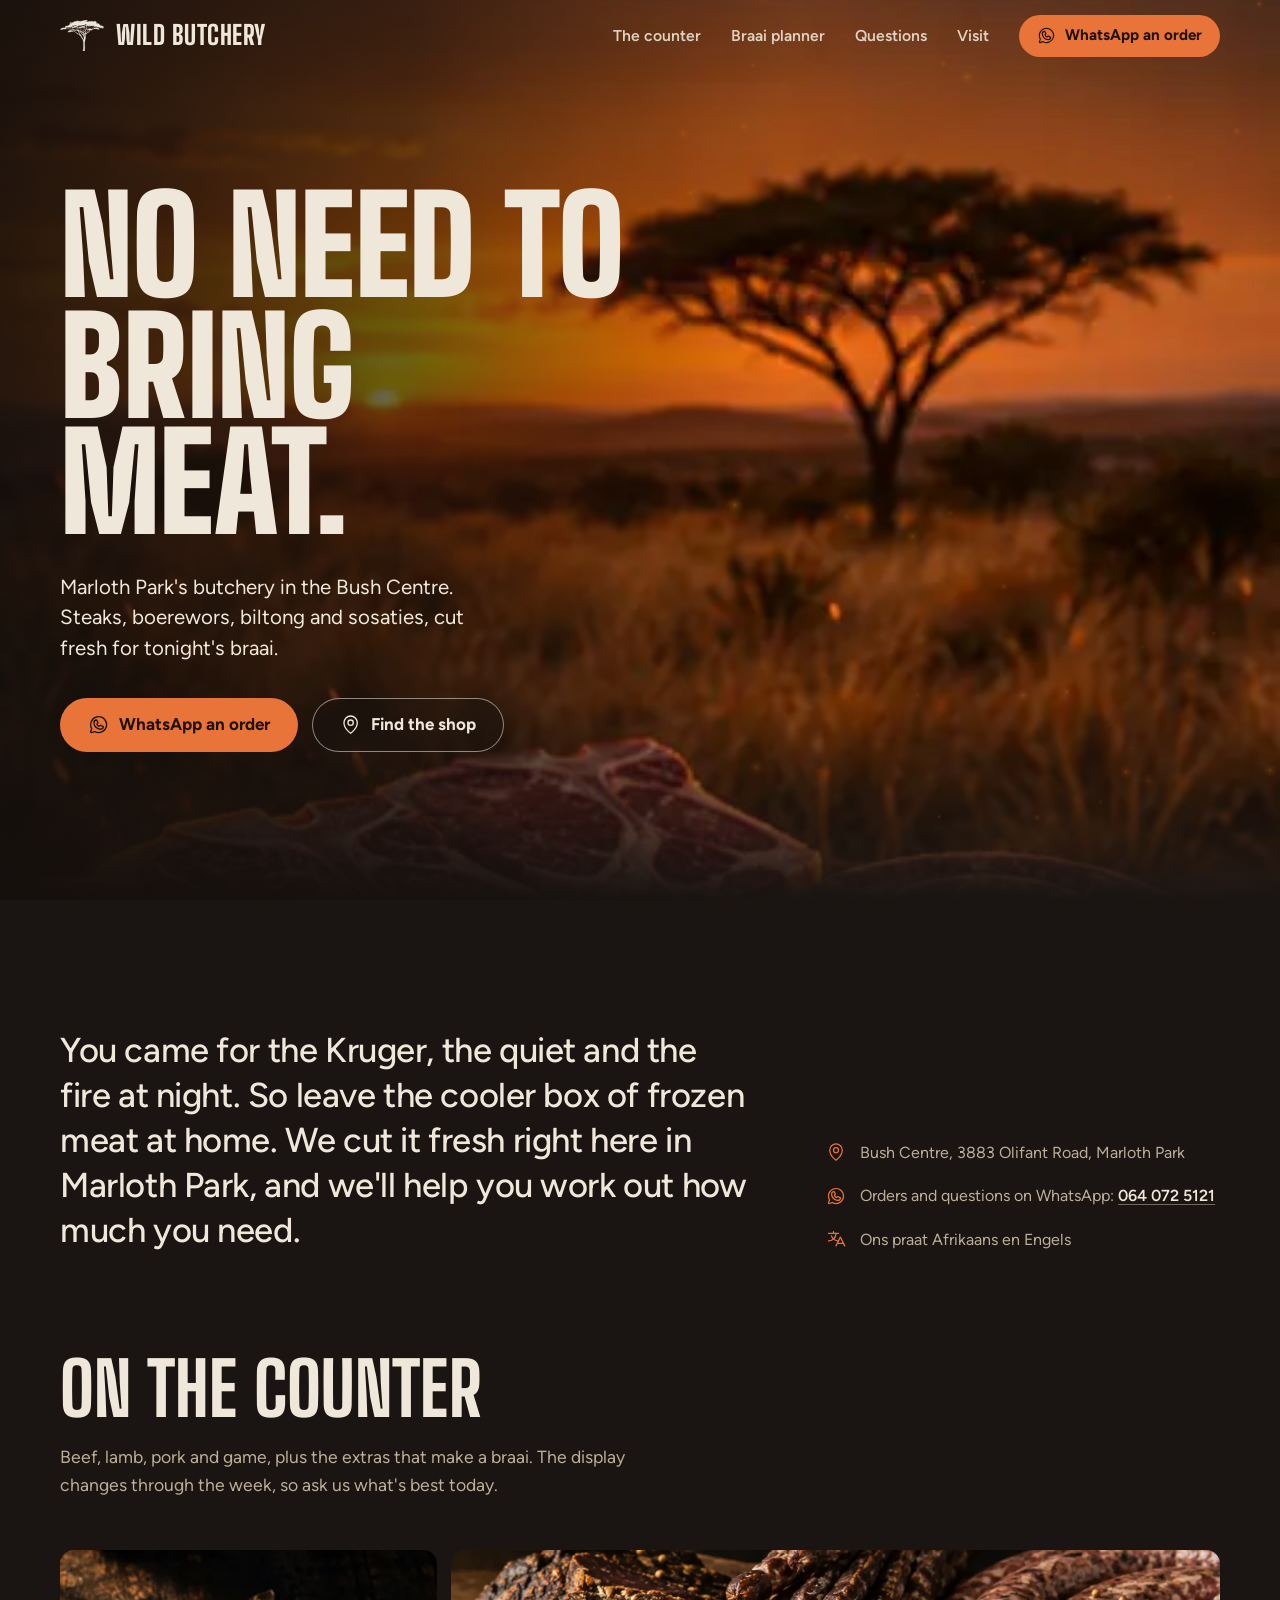
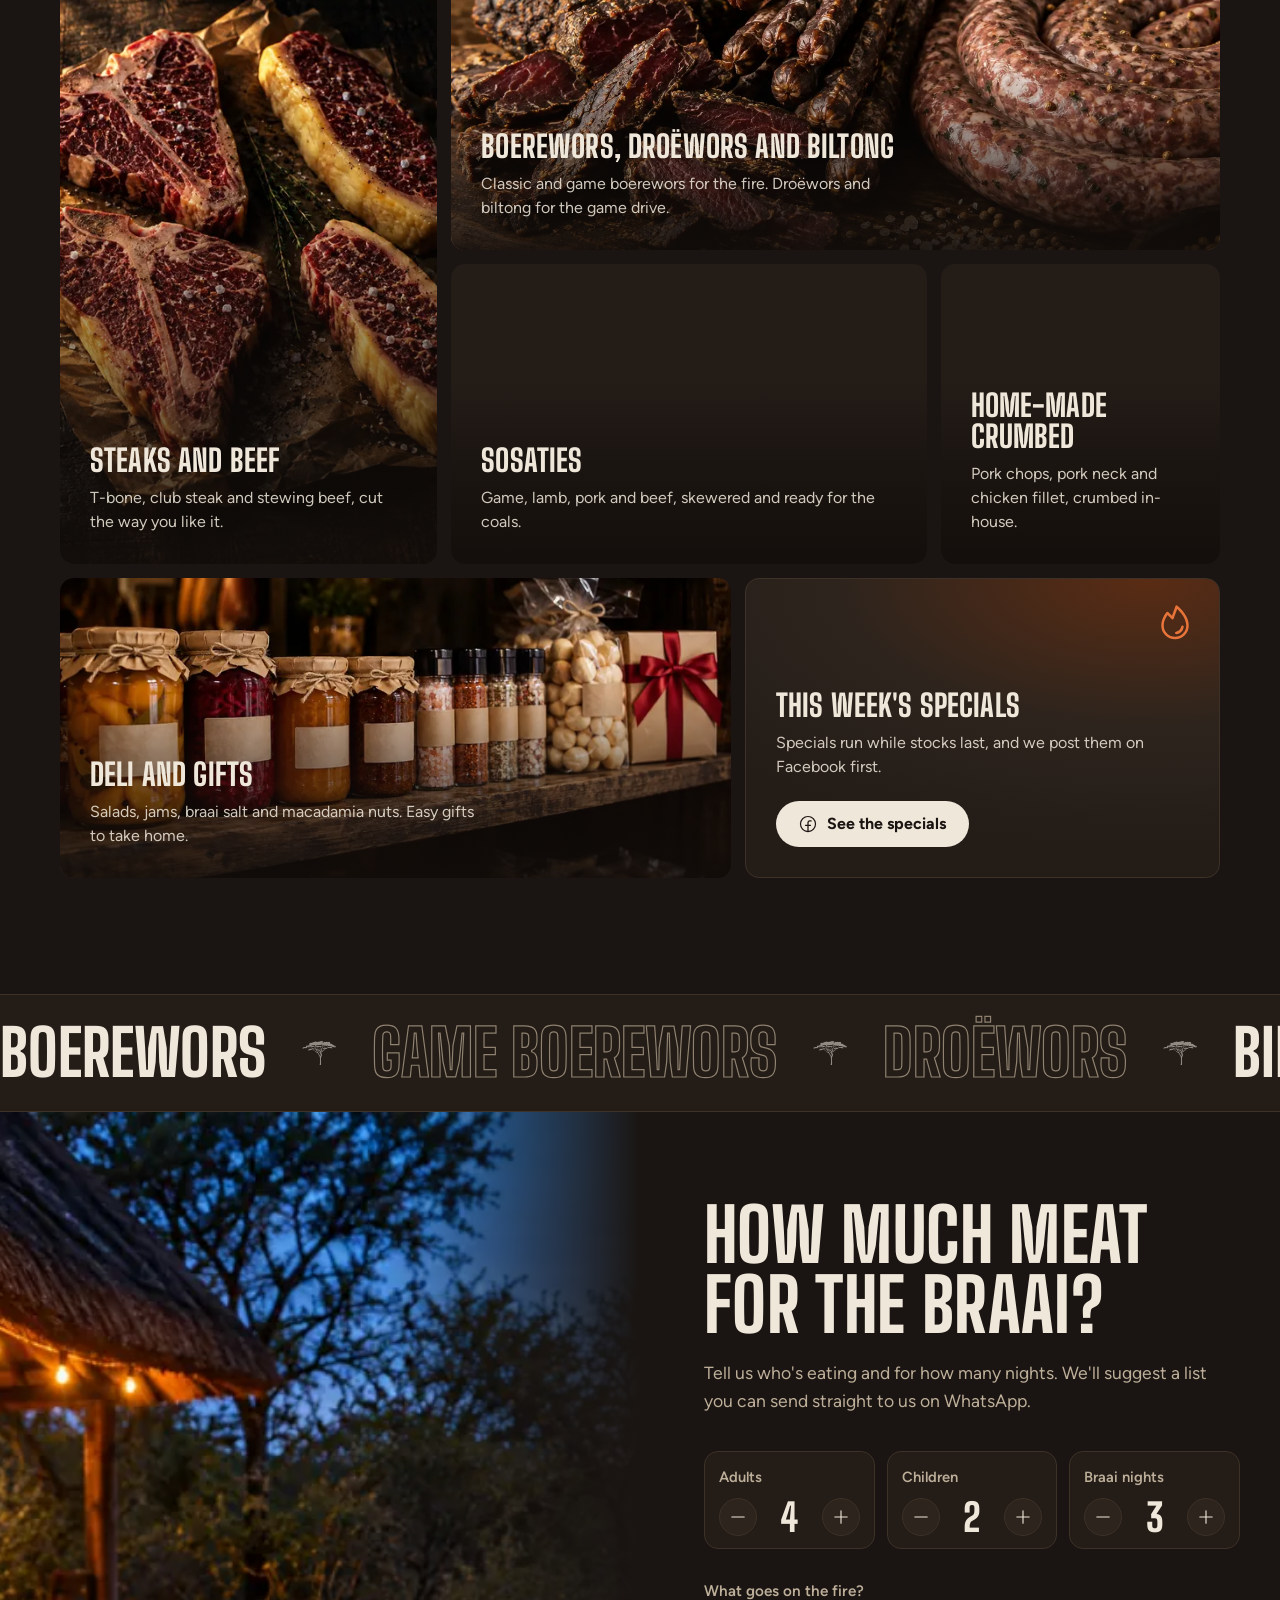
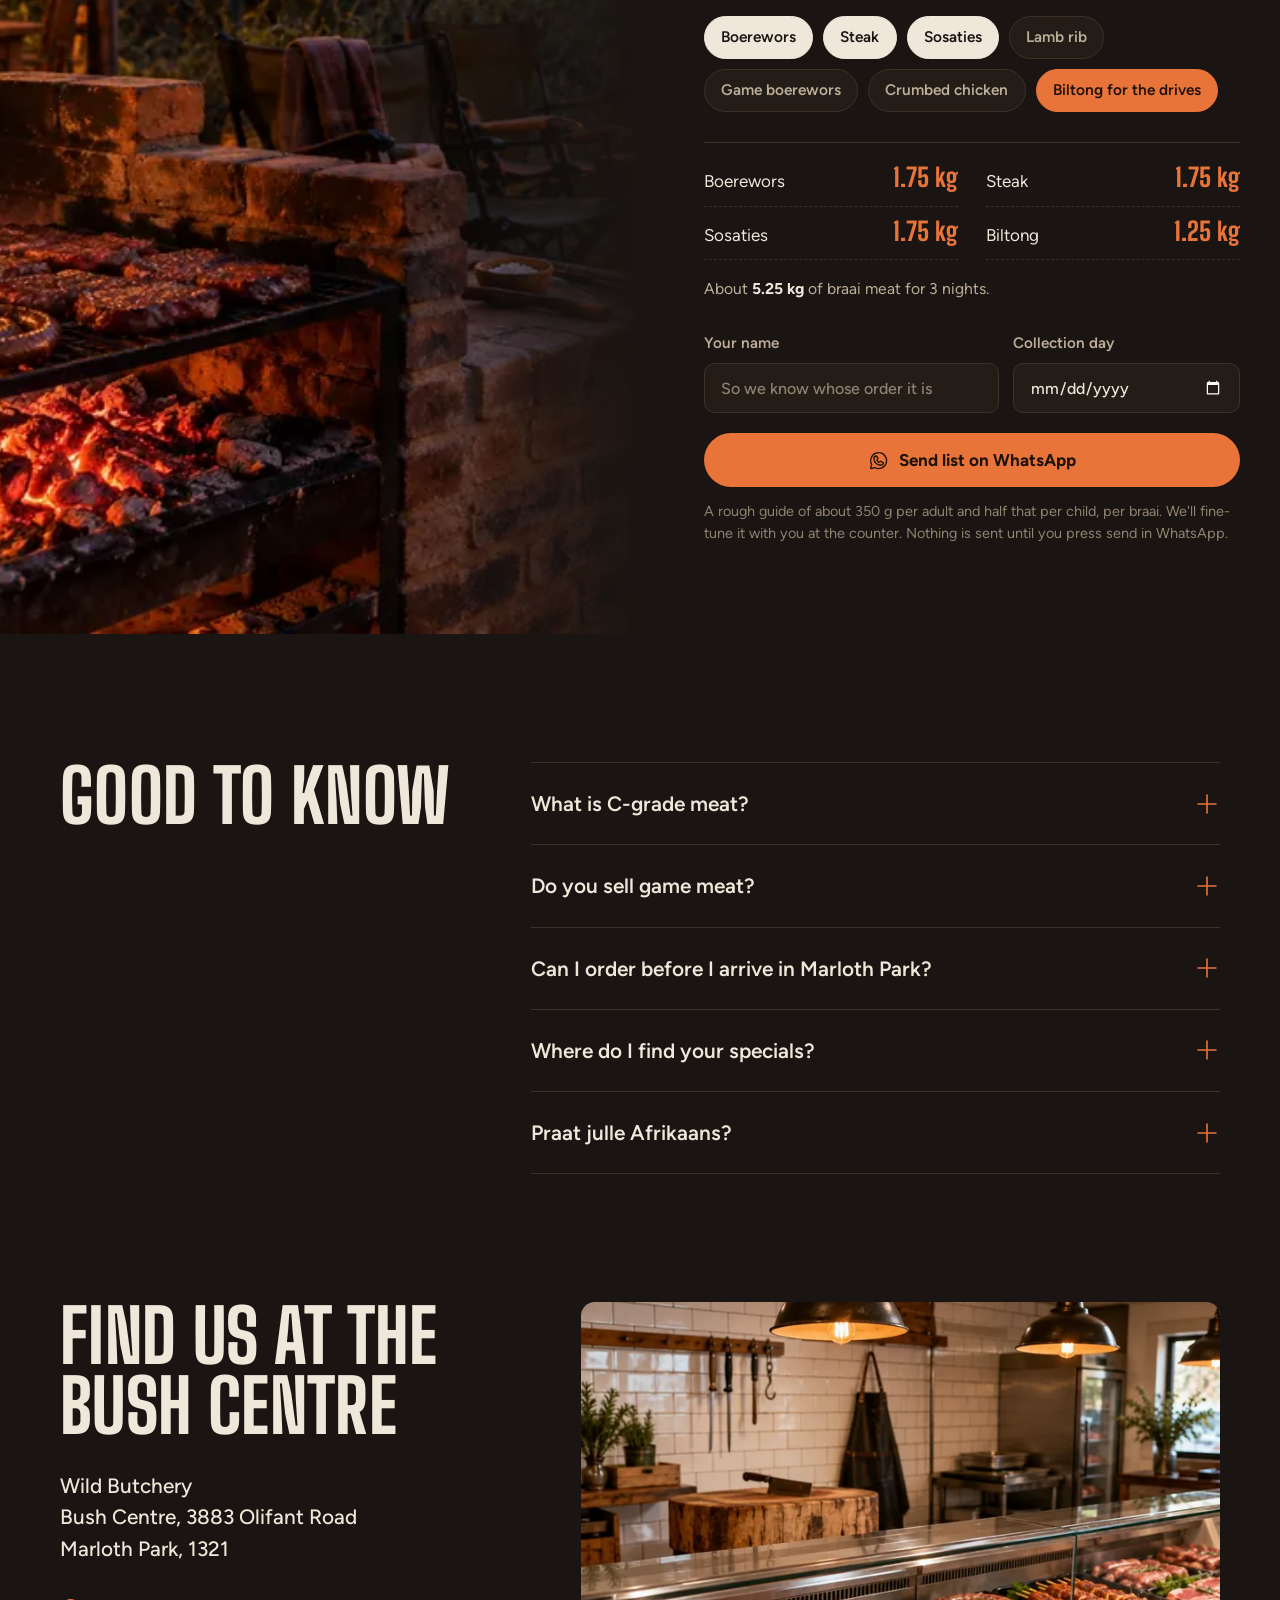
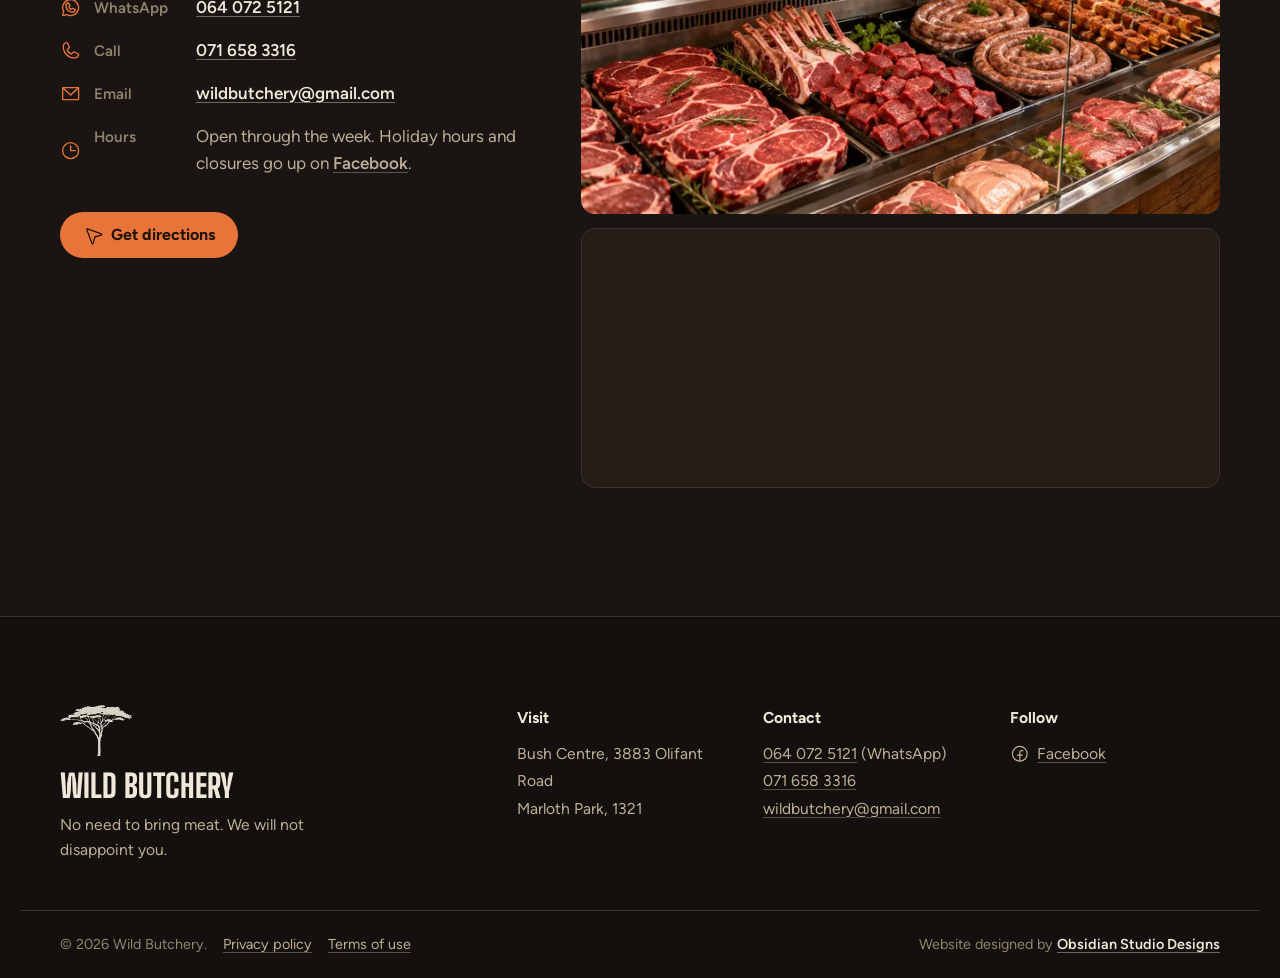
<file: index.html>
<!DOCTYPE html>
<html lang="en-ZA" class="no-js">
<head>
<meta charset="utf-8">
<meta name="viewport" content="width=device-width, initial-scale=1, viewport-fit=cover">
<title>Wild Butchery | Butcher in Marloth Park, Bush Centre</title>
<meta name="description" content="Wild Butchery in the Bush Centre, Marloth Park. Fresh steaks, boerewors, game boerewors, biltong, droëwors and sosaties for your braai. WhatsApp 064 072 5121.">
<meta name="robots" content="index, follow, max-image-preview:large">
<link rel="canonical" href="https://obsidianstudiodesigns.github.io/Wild-Butchery/">
<meta name="color-scheme" content="dark">
<meta name="theme-color" content="#1a1512">
<meta name="geo.region" content="ZA-MP">
<meta name="geo.placename" content="Marloth Park">

<meta property="og:type" content="website">
<meta property="og:site_name" content="Wild Butchery">
<meta property="og:locale" content="en_ZA">
<meta property="og:url" content="https://obsidianstudiodesigns.github.io/Wild-Butchery/">
<meta property="og:title" content="Wild Butchery, Marloth Park | No need to bring meat">
<meta property="og:description" content="Steaks, boerewors, biltong and sosaties for your braai, at the Bush Centre in Marloth Park. WhatsApp 064 072 5121.">
<meta property="og:image" content="https://obsidianstudiodesigns.github.io/Wild-Butchery/assets/img/og-share.jpg">
<meta property="og:image:secure_url" content="https://obsidianstudiodesigns.github.io/Wild-Butchery/assets/img/og-share.jpg">
<meta property="og:image:type" content="image/jpeg">
<meta property="og:image:width" content="1200">
<meta property="og:image:height" content="630">
<meta property="og:image:alt" content="Wild Butchery: T-bone steaks and boerewors on a butcher's block at sunset in the bushveld.">
<meta name="twitter:card" content="summary_large_image">
<meta name="twitter:title" content="Wild Butchery, Marloth Park | No need to bring meat">
<meta name="twitter:description" content="Steaks, boerewors, biltong and sosaties for your braai, at the Bush Centre in Marloth Park.">
<meta name="twitter:image" content="https://obsidianstudiodesigns.github.io/Wild-Butchery/assets/img/og-share.jpg">

<link rel="icon" href="favicon.ico" sizes="any">
<link rel="icon" type="image/png" sizes="32x32" href="favicon-32.png">
<link rel="icon" type="image/png" sizes="96x96" href="favicon-96.png">
<link rel="apple-touch-icon" href="apple-touch-icon.png">
<link rel="manifest" href="site.webmanifest">

<link rel="preload" href="assets/fonts/bigshoulders.woff2" as="font" type="font/woff2" crossorigin>
<link rel="preload" href="assets/fonts/figtree.woff2" as="font" type="font/woff2" crossorigin>
<link rel="preload" as="image" href="assets/img/hero-tall-864.webp" imagesrcset="assets/img/hero-tall-480.webp 480w, assets/img/hero-tall-864.webp 864w" imagesizes="100vw" media="(max-width: 700px)" fetchpriority="high">
<link rel="preload" as="image" href="assets/img/hero-wide-1536.webp" imagesrcset="assets/img/hero-wide-960.webp 960w, assets/img/hero-wide-1536.webp 1536w" imagesizes="100vw" media="(min-width: 701px)" fetchpriority="high">
<link rel="stylesheet" href="assets/css/style.css?v=1">
<script>document.documentElement.classList.replace('no-js','js')</script>

<script type="application/ld+json">
{
  "@context": "https://schema.org",
  "@type": "ButcherShop",
  "@id": "https://obsidianstudiodesigns.github.io/Wild-Butchery/#shop",
  "name": "Wild Butchery",
  "alternateName": "@Wild Butchery",
  "url": "https://obsidianstudiodesigns.github.io/Wild-Butchery/",
  "image": "https://obsidianstudiodesigns.github.io/Wild-Butchery/assets/img/og-share.jpg",
  "logo": "https://obsidianstudiodesigns.github.io/Wild-Butchery/icon-512.png",
  "description": "Butchery in the Bush Centre, Marloth Park. Steaks, boerewors, game boerewors, biltong, droewors, sosaties, home-made crumbed products and deli gifts.",
  "slogan": "No need to bring meat",
  "telephone": "+27640725121",
  "email": "wildbutchery@gmail.com",
  "address": {
    "@type": "PostalAddress",
    "streetAddress": "Bush Centre, 3883 Olifant Road",
    "addressLocality": "Marloth Park",
    "addressRegion": "Mpumalanga",
    "postalCode": "1321",
    "addressCountry": "ZA"
  },
  "areaServed": ["Marloth Park", "Komatipoort", "Kruger National Park"],
  "knowsLanguage": ["en", "af"],
  "priceRange": "R",
  "sameAs": ["https://www.facebook.com/WildButchery"],
  "contactPoint": [
    {"@type": "ContactPoint", "telephone": "+27640725121", "contactType": "orders", "availableLanguage": ["English", "Afrikaans"]},
    {"@type": "ContactPoint", "telephone": "+27716583316", "contactType": "customer service", "availableLanguage": ["English", "Afrikaans"]}
  ]
}
</script>
</head>
<body>
<a class="skip" href="#main">Skip to content</a>

<header class="site-header" data-header>
  <div class="wrap bar">
    <a class="brand" href="./" aria-label="Wild Butchery, home">
      <img src="assets/img/tree-64.png" srcset="assets/img/tree-64.png 1x, assets/img/tree-128.png 2x" alt="" width="44" height="31">
      <span class="brand__name">Wild Butchery</span>
    </a>
    <nav class="nav" id="nav" aria-label="Main">
      <a href="#counter">The counter</a>
      <a href="#planner">Braai planner</a>
      <a href="#questions">Questions</a>
      <a href="#visit">Visit</a>
      <a class="btn btn--ember nav__cta" href="https://wa.me/27640725121?text=Hi%20Wild%20Butchery%2C%20" target="_blank" rel="noopener"><svg class="icon" aria-hidden="true"><use href="assets/icons.svg#i-whatsapp-logo"></use></svg>WhatsApp an order</a>
    </nav>
    <button class="menu-btn" type="button" aria-label="Open menu" aria-expanded="false" aria-controls="nav">
      <svg class="icon i-menu" aria-hidden="true"><use href="assets/icons.svg#i-list"></use></svg>
      <svg class="icon i-close" aria-hidden="true"><use href="assets/icons.svg#i-x"></use></svg>
    </button>
  </div>
</header>

<main id="main">

  <section class="hero" aria-labelledby="hero-title">
    <picture class="hero__bg">
      <source media="(max-width: 700px)" srcset="assets/img/hero-tall-480.webp 480w, assets/img/hero-tall-864.webp 864w" sizes="100vw" width="864" height="1536">
      <img src="assets/img/hero-wide-1536.webp" srcset="assets/img/hero-wide-960.webp 960w, assets/img/hero-wide-1536.webp 1536w" sizes="100vw" width="1536" height="864" alt="" fetchpriority="high" decoding="async">
    </picture>
    <canvas class="hero__embers" aria-hidden="true"></canvas>
    <div class="wrap hero__inner">
      <h1 class="hero__title" id="hero-title">
        <span class="line"><span>No need to</span></span>
        <span class="line"><span>bring meat.</span></span>
      </h1>
      <p class="hero__lede">Marloth Park's butchery in the Bush Centre. Steaks, boerewors, biltong and sosaties, cut fresh for tonight's braai.</p>
      <div class="hero__actions">
        <a class="btn btn--ember btn--lg" href="https://wa.me/27640725121?text=Hi%20Wild%20Butchery%2C%20" target="_blank" rel="noopener"><svg class="icon" aria-hidden="true"><use href="assets/icons.svg#i-whatsapp-logo"></use></svg>WhatsApp an order</a>
        <a class="btn btn--ghost btn--lg" href="#visit"><svg class="icon" aria-hidden="true"><use href="assets/icons.svg#i-map-pin"></use></svg>Find the shop</a>
      </div>
    </div>
  </section>

  <section class="intro" aria-label="About Wild Butchery">
    <div class="wrap intro__grid">
      <p class="intro__text">You came for the Kruger, the quiet and the fire at night. So leave the cooler box of frozen meat at home. We cut it fresh right here in Marloth Park, and we'll help you work out how much you need.</p>
      <ul class="intro__facts">
        <li><svg class="icon" aria-hidden="true"><use href="assets/icons.svg#i-map-pin"></use></svg><span>Bush Centre, 3883 Olifant Road, Marloth Park</span></li>
        <li><svg class="icon" aria-hidden="true"><use href="assets/icons.svg#i-whatsapp-logo"></use></svg><span>Orders and questions on WhatsApp: <a href="https://wa.me/27640725121" target="_blank" rel="noopener">064 072 5121</a></span></li>
        <li><svg class="icon" aria-hidden="true"><use href="assets/icons.svg#i-translate"></use></svg><span>Ons praat Afrikaans en Engels</span></li>
      </ul>
    </div>
  </section>

  <section class="counter" id="counter" aria-labelledby="counter-title">
    <div class="wrap">
      <div class="section-head">
        <h2 id="counter-title">On the counter</h2>
        <p>Beef, lamb, pork and game, plus the extras that make a braai. The display changes through the week, so ask us what's best today.</p>
      </div>
      <div class="bento">
        <article class="tile tile--steaks">
          <img src="assets/img/steaks-560.webp" srcset="assets/img/steaks-560.webp 560w, assets/img/steaks-1024.webp 1024w" sizes="(max-width: 760px) 100vw, 34vw" width="1024" height="1280" alt="Raw T-bone and club steaks on butcher's paper" loading="lazy" decoding="async">
          <div class="tile__text">
            <h3>Steaks and beef</h3>
            <p>T-bone, club steak and stewing beef, cut the way you like it.</p>
          </div>
        </article>
        <article class="tile tile--wors">
          <img src="assets/img/wors-720.webp" srcset="assets/img/wors-720.webp 720w, assets/img/wors-1280.webp 1280w" sizes="(max-width: 760px) 100vw, 64vw" width="1280" height="1024" alt="Biltong, droëwors and a coil of boerewors on a wooden board" loading="lazy" decoding="async">
          <div class="tile__text">
            <h3>Boerewors, droëwors and biltong</h3>
            <p>Classic and game boerewors for the fire. Droëwors and biltong for the game drive.</p>
          </div>
        </article>
        <article class="tile tile--sosaties">
          <img src="assets/img/sosaties-800.webp" srcset="assets/img/sosaties-800.webp 800w, assets/img/sosaties-1536.webp 1536w" sizes="(max-width: 760px) 100vw, 44vw" width="1536" height="1024" alt="Sosaties on a braai grid over glowing coals" loading="lazy" decoding="async">
          <div class="tile__text">
            <h3>Sosaties</h3>
            <p>Game, lamb, pork and beef, skewered and ready for the coals.</p>
          </div>
        </article>
        <article class="tile tile--crumbed">
          <img src="assets/img/crumbed-560.webp" srcset="assets/img/crumbed-560.webp 560w, assets/img/crumbed-1024.webp 1024w" sizes="(max-width: 760px) 100vw, 28vw" width="1024" height="1024" alt="Crumbed pork chops and chicken fillets on a slate tray" loading="lazy" decoding="async">
          <div class="tile__text">
            <h3>Home-made crumbed</h3>
            <p>Pork chops, pork neck and chicken fillet, crumbed in-house.</p>
          </div>
        </article>
        <article class="tile tile--deli">
          <img src="assets/img/deli-800.webp" srcset="assets/img/deli-800.webp 800w, assets/img/deli-1536.webp 1536w" sizes="(max-width: 760px) 100vw, 44vw" width="1536" height="1024" alt="Deli shelf with jars of salads and jam, braai salt and macadamia nuts" loading="lazy" decoding="async">
          <div class="tile__text">
            <h3>Deli and gifts</h3>
            <p>Salads, jams, braai salt and macadamia nuts. Easy gifts to take home.</p>
          </div>
        </article>
        <article class="tile tile--specials">
          <svg class="tile__mark icon" aria-hidden="true"><use href="assets/icons.svg#i-fire"></use></svg>
          <div class="tile__text">
            <h3>This week's specials</h3>
            <p>Specials run while stocks last, and we post them on Facebook first.</p>
            <a class="btn btn--bone" href="https://www.facebook.com/WildButchery" target="_blank" rel="noopener"><svg class="icon" aria-hidden="true"><use href="assets/icons.svg#i-facebook-logo"></use></svg>See the specials</a>
          </div>
        </article>
      </div>
    </div>
  </section>

  <div class="marquee" aria-hidden="true">
    <div class="marquee__track">
      <span>Boerewors</span><i></i><span>Game boerewors</span><i></i><span>Droëwors</span><i></i><span>Biltong</span><i></i><span>T-bone</span><i></i><span>Club steak</span><i></i><span>Lamb rib</span><i></i><span>Game sosaties</span><i></i><span>Beef stew</span><i></i><span>Crumbed pork chops</span><i></i>
      <span>Boerewors</span><i></i><span>Game boerewors</span><i></i><span>Droëwors</span><i></i><span>Biltong</span><i></i><span>T-bone</span><i></i><span>Club steak</span><i></i><span>Lamb rib</span><i></i><span>Game sosaties</span><i></i><span>Beef stew</span><i></i><span>Crumbed pork chops</span><i></i>
    </div>
  </div>

  <section class="planner" id="planner" aria-labelledby="planner-title">
    <div class="planner__media">
      <img src="assets/img/braai-960.webp" srcset="assets/img/braai-960.webp 960w, assets/img/braai-1536.webp 1536w" sizes="(max-width: 960px) 100vw, 50vw" width="1536" height="1024" alt="An evening braai fire on the deck of a bush chalet" loading="lazy" decoding="async">
    </div>
    <div class="planner__panel">
      <h2 id="planner-title">How much meat for the braai?</h2>
      <p class="planner__intro">Tell us who's eating and for how many nights. We'll suggest a list you can send straight to us on WhatsApp.</p>

      <form class="plan" id="plan" novalidate>
        <div class="plan__counts">
          <div class="stepper">
            <span class="stepper__label" id="lbl-adults">Adults</span>
            <div class="stepper__ctrl">
              <button type="button" data-step="adults" data-d="-1" aria-label="Fewer adults"><svg class="icon" aria-hidden="true"><use href="assets/icons.svg#i-minus"></use></svg></button>
              <output id="adults" aria-labelledby="lbl-adults" aria-live="polite">4</output>
              <button type="button" data-step="adults" data-d="1" aria-label="More adults"><svg class="icon" aria-hidden="true"><use href="assets/icons.svg#i-plus"></use></svg></button>
            </div>
          </div>
          <div class="stepper">
            <span class="stepper__label" id="lbl-kids">Children</span>
            <div class="stepper__ctrl">
              <button type="button" data-step="kids" data-d="-1" aria-label="Fewer children"><svg class="icon" aria-hidden="true"><use href="assets/icons.svg#i-minus"></use></svg></button>
              <output id="kids" aria-labelledby="lbl-kids" aria-live="polite">2</output>
              <button type="button" data-step="kids" data-d="1" aria-label="More children"><svg class="icon" aria-hidden="true"><use href="assets/icons.svg#i-plus"></use></svg></button>
            </div>
          </div>
          <div class="stepper">
            <span class="stepper__label" id="lbl-nights">Braai nights</span>
            <div class="stepper__ctrl">
              <button type="button" data-step="nights" data-d="-1" aria-label="Fewer braai nights"><svg class="icon" aria-hidden="true"><use href="assets/icons.svg#i-minus"></use></svg></button>
              <output id="nights" aria-labelledby="lbl-nights" aria-live="polite">3</output>
              <button type="button" data-step="nights" data-d="1" aria-label="More braai nights"><svg class="icon" aria-hidden="true"><use href="assets/icons.svg#i-plus"></use></svg></button>
            </div>
          </div>
        </div>

        <fieldset class="plan__pick">
          <legend>What goes on the fire?</legend>
          <label class="chip"><input type="checkbox" name="meat" value="Boerewors" checked><span>Boerewors</span></label>
          <label class="chip"><input type="checkbox" name="meat" value="Steak" checked><span>Steak</span></label>
          <label class="chip"><input type="checkbox" name="meat" value="Sosaties" checked><span>Sosaties</span></label>
          <label class="chip"><input type="checkbox" name="meat" value="Lamb rib"><span>Lamb rib</span></label>
          <label class="chip"><input type="checkbox" name="meat" value="Game boerewors"><span>Game boerewors</span></label>
          <label class="chip"><input type="checkbox" name="meat" value="Crumbed chicken fillet"><span>Crumbed chicken</span></label>
          <label class="chip chip--extra"><input type="checkbox" name="extra" value="Biltong" checked><span>Biltong for the drives</span></label>
        </fieldset>

        <div class="plan__result" aria-live="polite">
          <ul class="plan__list" id="plan-list"></ul>
          <p class="plan__total" id="plan-total"></p>
        </div>

        <div class="plan__send">
          <div class="field">
            <label for="plan-name">Your name</label>
            <input id="plan-name" name="name" type="text" autocomplete="name" placeholder="So we know whose order it is">
          </div>
          <div class="field">
            <label for="plan-when">Collection day</label>
            <input id="plan-when" name="when" type="date">
          </div>
          <button class="btn btn--ember btn--lg plan__btn" type="submit"><svg class="icon" aria-hidden="true"><use href="assets/icons.svg#i-whatsapp-logo"></use></svg>Send list on WhatsApp</button>
          <p class="plan__note">A rough guide of about 350 g per adult and half that per child, per braai. We'll fine-tune it with you at the counter. Nothing is sent until you press send in WhatsApp.</p>
        </div>
      </form>
    </div>
  </section>

  <section class="faq" id="questions" aria-labelledby="faq-title">
    <div class="wrap faq__grid">
      <h2 id="faq-title">Good to know</h2>
      <div class="faq__list">
        <details>
          <summary>What is C-grade meat?<svg class="icon" aria-hidden="true"><use href="assets/icons.svg#i-plus"></use></svg></summary>
          <div class="faq__a"><p>C-grade beef comes from older animals and has a yellow fat cover, usually from a life on grass. It is a little firmer than A-grade, carries more flavour and costs less, which makes it a favourite for stews, potjiekos and a slow braai. Our specials often include C-grade T-bone, club steak and stewing beef.</p></div>
        </details>
        <details>
          <summary>Do you sell game meat?<svg class="icon" aria-hidden="true"><use href="assets/icons.svg#i-plus"></use></svg></summary>
          <div class="faq__a"><p>Yes. Game boerewors and game sosaties are regulars, and we often have other game products depending on the season. Send us a WhatsApp to ask what's in today.</p></div>
        </details>
        <details>
          <summary>Can I order before I arrive in Marloth Park?<svg class="icon" aria-hidden="true"><use href="assets/icons.svg#i-plus"></use></svg></summary>
          <div class="faq__a"><p>Send your list to 064 072 5121 on WhatsApp with the day you'd like to collect, and we'll confirm what we can have ready. The braai planner above writes the message for you.</p></div>
        </details>
        <details>
          <summary>Where do I find your specials?<svg class="icon" aria-hidden="true"><use href="assets/icons.svg#i-plus"></use></svg></summary>
          <div class="faq__a"><p>We post specials and any changes to our trading days on our <a href="https://www.facebook.com/WildButchery" target="_blank" rel="noopener">Facebook page</a>. Specials run while stocks last.</p></div>
        </details>
        <details>
          <summary>Praat julle Afrikaans?<svg class="icon" aria-hidden="true"><use href="assets/icons.svg#i-plus"></use></svg></summary>
          <div class="faq__a"><p>Ja, beslis. You're welcome in Afrikaans or English, at the counter and on WhatsApp.</p></div>
        </details>
      </div>
    </div>
  </section>

  <section class="visit" id="visit" aria-labelledby="visit-title">
    <div class="wrap visit__grid">
      <div class="visit__info">
        <h2 id="visit-title">Find us at the Bush Centre</h2>
        <address class="visit__address">
          Wild Butchery<br>
          Bush Centre, 3883 Olifant Road<br>
          Marloth Park, 1321
        </address>
        <ul class="visit__contact">
          <li><svg class="icon" aria-hidden="true"><use href="assets/icons.svg#i-whatsapp-logo"></use></svg><span class="k">WhatsApp</span><a href="https://wa.me/27640725121" target="_blank" rel="noopener">064 072 5121</a></li>
          <li><svg class="icon" aria-hidden="true"><use href="assets/icons.svg#i-phone"></use></svg><span class="k">Call</span><a href="tel:+27716583316">071 658 3316</a></li>
          <li><svg class="icon" aria-hidden="true"><use href="assets/icons.svg#i-envelope-simple"></use></svg><span class="k">Email</span><a href="mailto:wildbutchery@gmail.com">wildbutchery@gmail.com</a></li>
          <li><svg class="icon" aria-hidden="true"><use href="assets/icons.svg#i-clock"></use></svg><span class="k">Hours</span><span>Open through the week. Holiday hours and closures go up on <a href="https://www.facebook.com/WildButchery" target="_blank" rel="noopener">Facebook</a>.</span></li>
        </ul>
        <div class="visit__actions">
          <a class="btn btn--ember" href="https://www.google.com/maps/dir/?api=1&amp;destination=Bush%20Centre%2C%20Olifant%20Road%2C%20Marloth%20Park" target="_blank" rel="noopener"><svg class="icon" aria-hidden="true"><use href="assets/icons.svg#i-navigation-arrow"></use></svg>Get directions</a>
        </div>
      </div>
      <div class="visit__media">
        <img src="assets/img/counter-720.webp" srcset="assets/img/counter-720.webp 720w, assets/img/counter-1280.webp 1280w" sizes="(max-width: 900px) 100vw, 50vw" width="1280" height="1024" alt="Fresh cuts, boerewors and sosaties in a butchery display counter" loading="lazy" decoding="async">
        <div class="visit__map">
          <iframe title="Map showing the Bush Centre in Marloth Park" src="https://www.google.com/maps?q=Bush%20Centre%2C%20Olifant%20Road%2C%20Marloth%20Park%2C%20South%20Africa&amp;output=embed" loading="lazy" referrerpolicy="no-referrer-when-downgrade"></iframe>
        </div>
      </div>
    </div>
  </section>

</main>

<footer class="footer">
  <div class="wrap footer__top">
    <div class="footer__brand">
      <img src="assets/img/tree-128.png" alt="" width="72" height="51" loading="lazy">
      <p class="footer__name">Wild Butchery</p>
      <p>No need to bring meat. We will not disappoint you.</p>
    </div>
    <div class="footer__col">
      <p class="footer__h">Visit</p>
      <p>Bush Centre, 3883 Olifant Road<br>Marloth Park, 1321</p>
    </div>
    <div class="footer__col">
      <p class="footer__h">Contact</p>
      <p><a href="https://wa.me/27640725121" target="_blank" rel="noopener">064 072 5121</a> (WhatsApp)<br><a href="tel:+27716583316">071 658 3316</a><br><a href="mailto:wildbutchery@gmail.com">wildbutchery@gmail.com</a></p>
    </div>
    <div class="footer__col">
      <p class="footer__h">Follow</p>
      <p><a class="footer__fb" href="https://www.facebook.com/WildButchery" target="_blank" rel="noopener"><svg class="icon" aria-hidden="true"><use href="assets/icons.svg#i-facebook-logo"></use></svg>Facebook</a></p>
    </div>
  </div>
  <div class="wrap footer__bottom">
    <span>&copy; <span id="yr">2026</span> Wild Butchery. <a href="privacy.html">Privacy policy</a> <a href="terms.html">Terms of use</a></span>
    <span class="credit">Website designed by <a href="https://obsidianstudiodesigns.co.za/" target="_blank" rel="noopener">Obsidian Studio Designs</a></span>
  </div>
</footer>

<a class="fab" href="https://wa.me/27640725121?text=Hi%20Wild%20Butchery%2C%20" target="_blank" rel="noopener" aria-label="WhatsApp Wild Butchery"><svg class="icon" aria-hidden="true"><use href="assets/icons.svg#i-whatsapp-logo"></use></svg></a>

<script src="assets/js/main.js?v=1" defer></script>
</body>
</html>
</file>
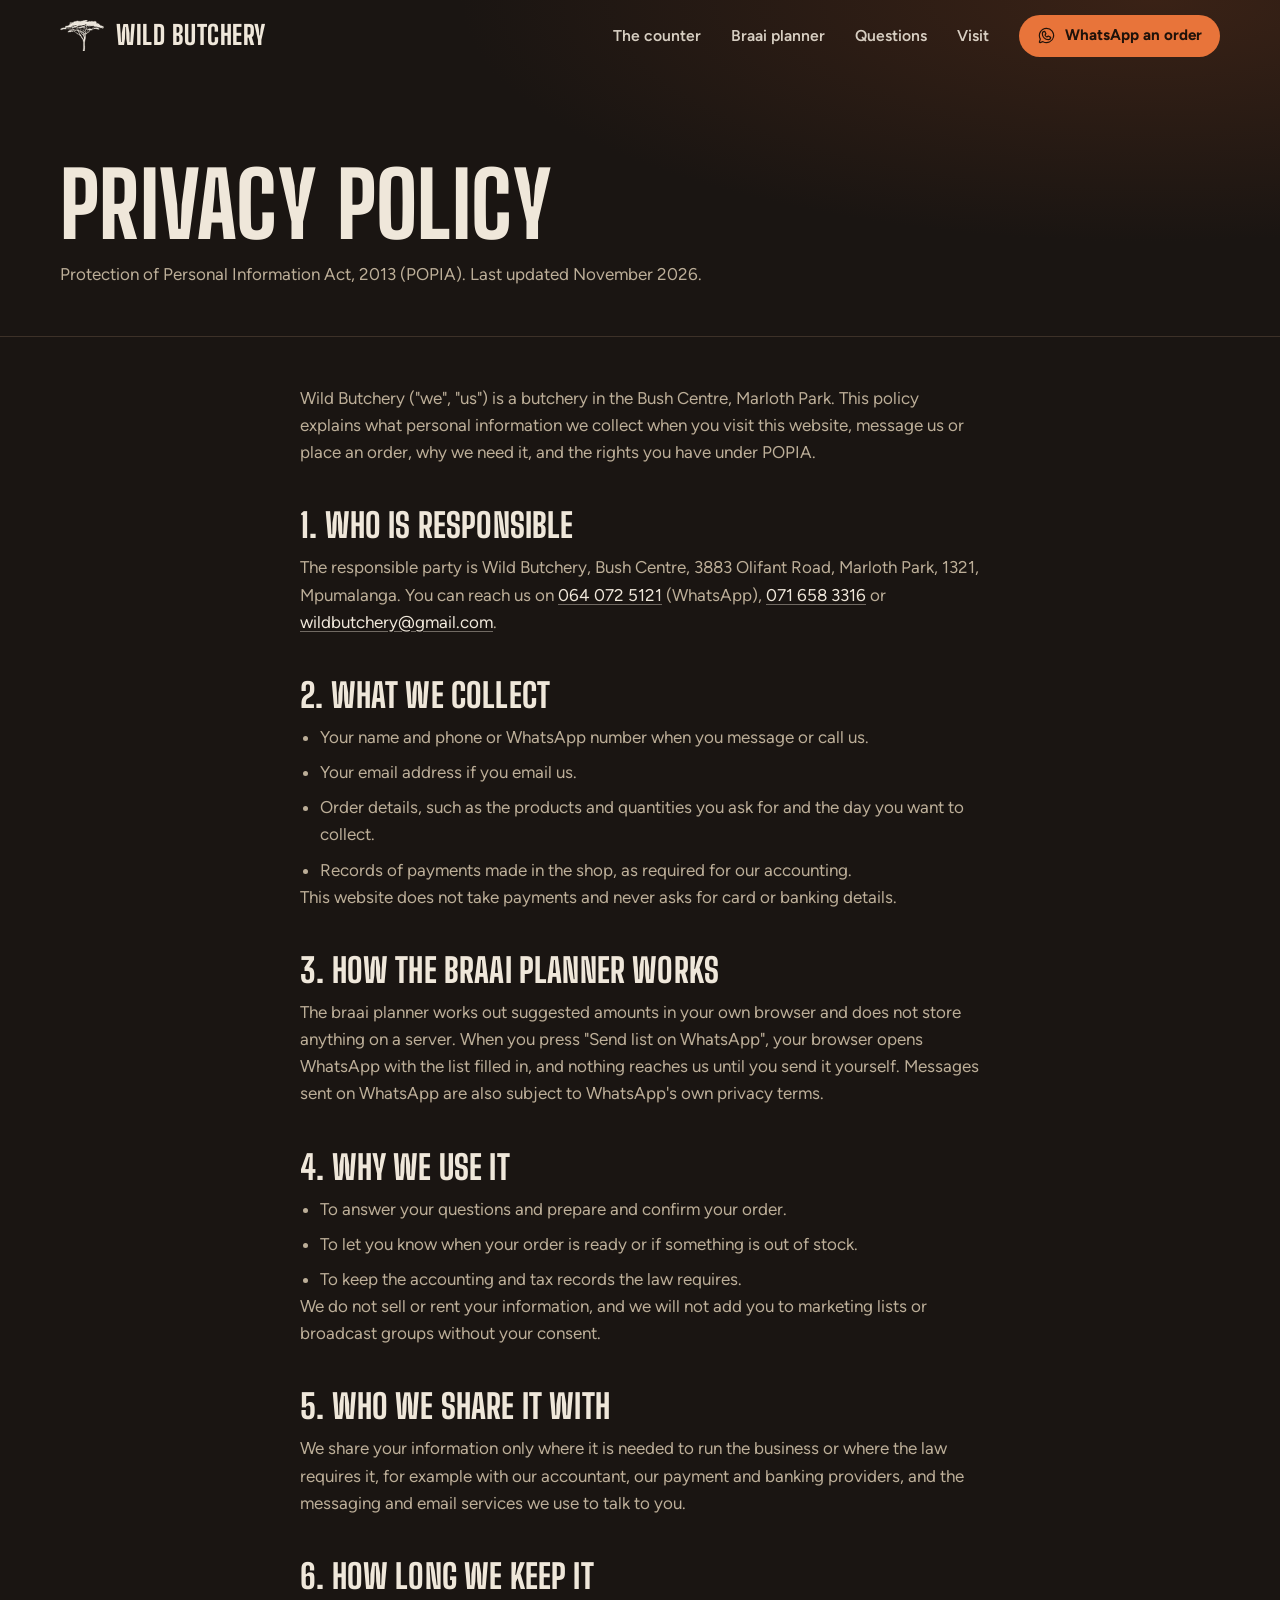
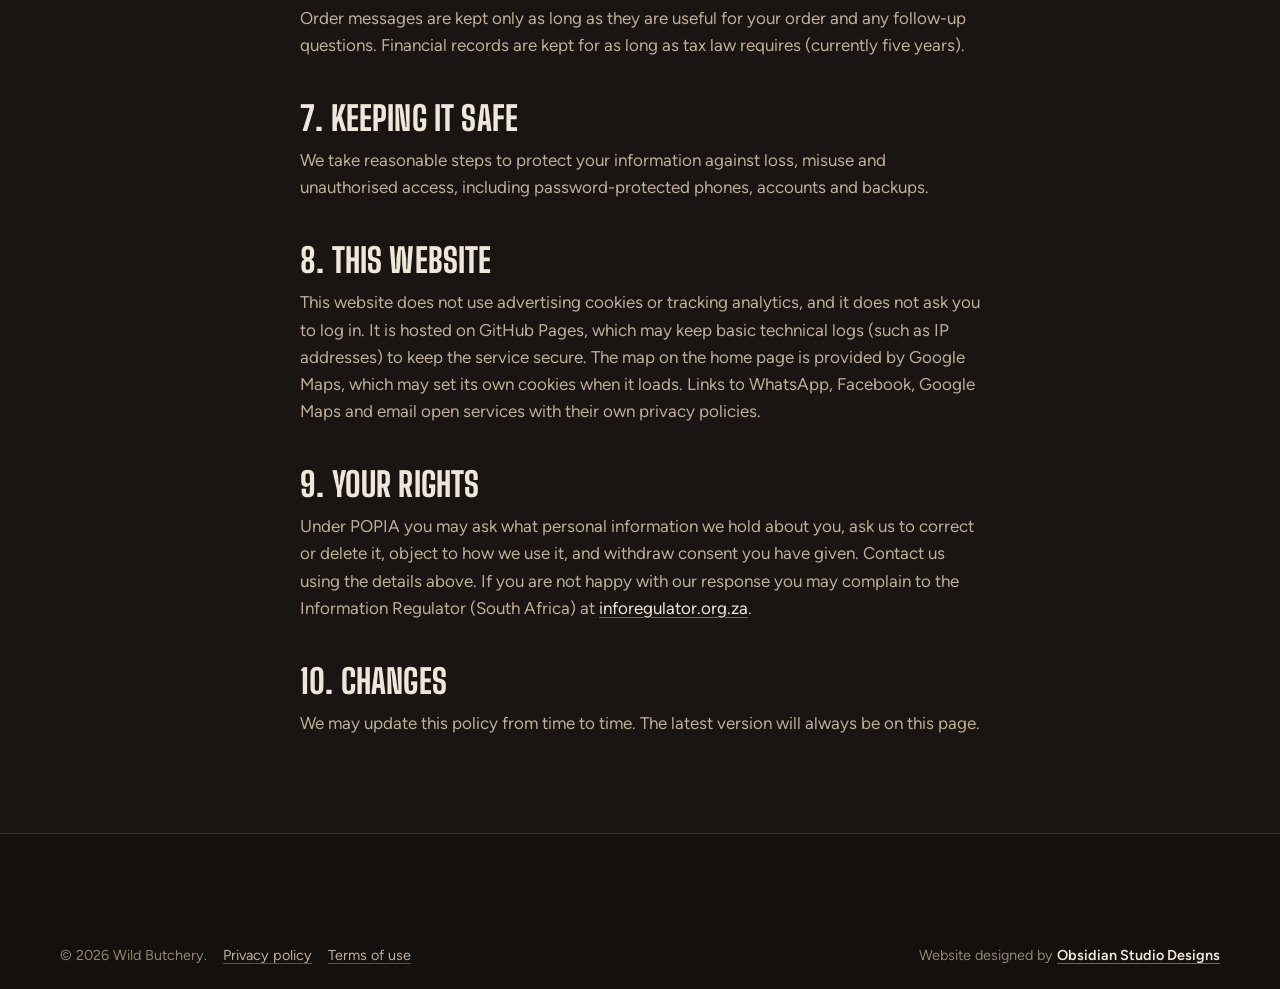
<file: privacy.html>
<!DOCTYPE html>
<html lang="en-ZA" class="no-js">
<head>
<meta charset="utf-8">
<meta name="viewport" content="width=device-width, initial-scale=1, viewport-fit=cover">
<title>Privacy policy | Wild Butchery</title>
<meta name="description" content="How Wild Butchery in Marloth Park collects, uses and protects your personal information under POPIA.">
<meta name="robots" content="index, follow">
<link rel="canonical" href="https://obsidianstudiodesigns.github.io/Wild-Butchery/privacy.html">
<meta name="color-scheme" content="dark">
<meta name="theme-color" content="#1a1512">
<meta property="og:type" content="website">
<meta property="og:site_name" content="Wild Butchery">
<meta property="og:title" content="Privacy policy | Wild Butchery">
<meta property="og:description" content="How Wild Butchery in Marloth Park collects, uses and protects your personal information under POPIA.">
<meta property="og:image" content="https://obsidianstudiodesigns.github.io/Wild-Butchery/assets/img/og-share.jpg">
<meta property="og:image:width" content="1200">
<meta property="og:image:height" content="630">
<link rel="icon" href="favicon.ico" sizes="any">
<link rel="icon" type="image/png" sizes="32x32" href="favicon-32.png">
<link rel="apple-touch-icon" href="apple-touch-icon.png">
<link rel="manifest" href="site.webmanifest">

<link rel="stylesheet" href="assets/css/style.css?v=1">
<script>document.documentElement.classList.replace('no-js','js')</script>
</head>
<body>
<a class="skip" href="#main">Skip to content</a>
<header class="site-header">
  <div class="wrap bar">
    <a class="brand" href="./" aria-label="Wild Butchery, home">
      <img src="assets/img/tree-64.png" srcset="assets/img/tree-64.png 1x, assets/img/tree-128.png 2x" alt="" width="44" height="31">
      <span class="brand__name">Wild Butchery</span>
    </a>
    <nav class="nav" id="nav" aria-label="Main">
      <a href="./#counter">The counter</a>
      <a href="./#planner">Braai planner</a>
      <a href="./#questions">Questions</a>
      <a href="./#visit">Visit</a>
      <a class="btn btn--ember nav__cta" href="https://wa.me/27640725121?text=Hi%20Wild%20Butchery%2C%20" target="_blank" rel="noopener"><svg class="icon" aria-hidden="true"><use href="assets/icons.svg#i-whatsapp-logo"></use></svg>WhatsApp an order</a>
    </nav>
    <button class="menu-btn" type="button" aria-label="Open menu" aria-expanded="false" aria-controls="nav">
      <svg class="icon i-menu" aria-hidden="true"><use href="assets/icons.svg#i-list"></use></svg>
      <svg class="icon i-close" aria-hidden="true"><use href="assets/icons.svg#i-x"></use></svg>
    </button>
  </div>
</header>
<main id="main">
<div class="legal-head"><div class="wrap"><h1>Privacy policy</h1><p>Protection of Personal Information Act, 2013 (POPIA). Last updated November 2026.</p></div></div>
<div class="wrap legal">
<p>Wild Butchery ("we", "us") is a butchery in the Bush Centre, Marloth Park. This policy explains what personal information we collect when you visit this website, message us or place an order, why we need it, and the rights you have under POPIA.</p>

<h2>1. Who is responsible</h2>
<p>The responsible party is Wild Butchery, Bush Centre, 3883 Olifant Road, Marloth Park, 1321, Mpumalanga. You can reach us on <a href="https://wa.me/27640725121" target="_blank" rel="noopener">064 072 5121</a> (WhatsApp), <a href="tel:+27716583316">071 658 3316</a> or <a href="mailto:wildbutchery@gmail.com">wildbutchery@gmail.com</a>.</p>

<h2>2. What we collect</h2>
<ul>
<li>Your name and phone or WhatsApp number when you message or call us.</li>
<li>Your email address if you email us.</li>
<li>Order details, such as the products and quantities you ask for and the day you want to collect.</li>
<li>Records of payments made in the shop, as required for our accounting.</li>
</ul>
<p>This website does not take payments and never asks for card or banking details.</p>

<h2>3. How the braai planner works</h2>
<p>The braai planner works out suggested amounts in your own browser and does not store anything on a server. When you press "Send list on WhatsApp", your browser opens WhatsApp with the list filled in, and nothing reaches us until you send it yourself. Messages sent on WhatsApp are also subject to WhatsApp's own privacy terms.</p>

<h2>4. Why we use it</h2>
<ul>
<li>To answer your questions and prepare and confirm your order.</li>
<li>To let you know when your order is ready or if something is out of stock.</li>
<li>To keep the accounting and tax records the law requires.</li>
</ul>
<p>We do not sell or rent your information, and we will not add you to marketing lists or broadcast groups without your consent.</p>

<h2>5. Who we share it with</h2>
<p>We share your information only where it is needed to run the business or where the law requires it, for example with our accountant, our payment and banking providers, and the messaging and email services we use to talk to you.</p>

<h2>6. How long we keep it</h2>
<p>Order messages are kept only as long as they are useful for your order and any follow-up questions. Financial records are kept for as long as tax law requires (currently five years).</p>

<h2>7. Keeping it safe</h2>
<p>We take reasonable steps to protect your information against loss, misuse and unauthorised access, including password-protected phones, accounts and backups.</p>

<h2>8. This website</h2>
<p>This website does not use advertising cookies or tracking analytics, and it does not ask you to log in. It is hosted on GitHub Pages, which may keep basic technical logs (such as IP addresses) to keep the service secure. The map on the home page is provided by Google Maps, which may set its own cookies when it loads. Links to WhatsApp, Facebook, Google Maps and email open services with their own privacy policies.</p>

<h2>9. Your rights</h2>
<p>Under POPIA you may ask what personal information we hold about you, ask us to correct or delete it, object to how we use it, and withdraw consent you have given. Contact us using the details above. If you are not happy with our response you may complain to the Information Regulator (South Africa) at <a href="https://inforegulator.org.za/" target="_blank" rel="noopener">inforegulator.org.za</a>.</p>

<h2>10. Changes</h2>
<p>We may update this policy from time to time. The latest version will always be on this page.</p>
</div>
</main>
<footer class="footer">
  <div class="wrap footer__bottom" style="border-top:0">
    <span>&copy; <span id="yr">2026</span> Wild Butchery. <a href="privacy.html">Privacy policy</a> <a href="terms.html">Terms of use</a></span>
    <span class="credit">Website designed by <a href="https://obsidianstudiodesigns.co.za/" target="_blank" rel="noopener">Obsidian Studio Designs</a></span>
  </div>
</footer>
<a class="fab" href="https://wa.me/27640725121?text=Hi%20Wild%20Butchery%2C%20" target="_blank" rel="noopener" aria-label="WhatsApp Wild Butchery"><svg class="icon" aria-hidden="true"><use href="assets/icons.svg#i-whatsapp-logo"></use></svg></a>
<script src="assets/js/main.js?v=1" defer></script>
</body>
</html>
</file>
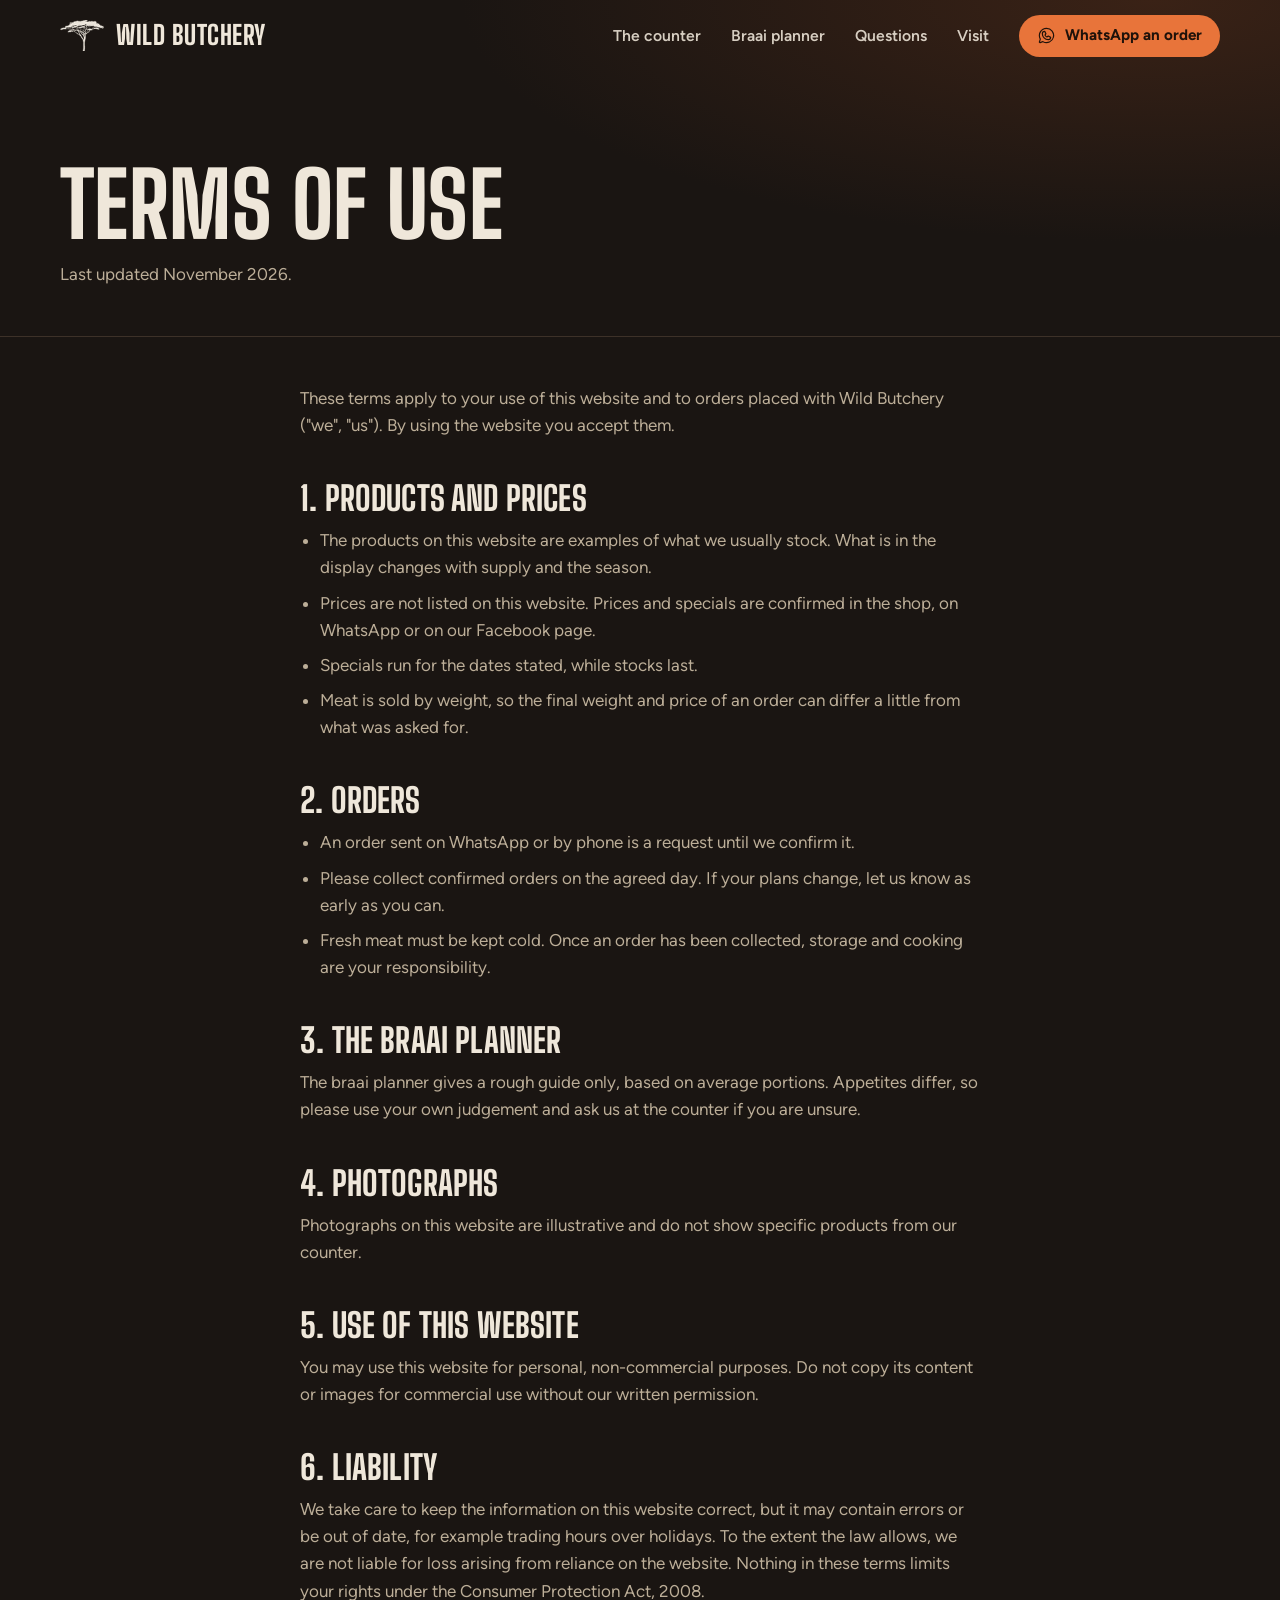
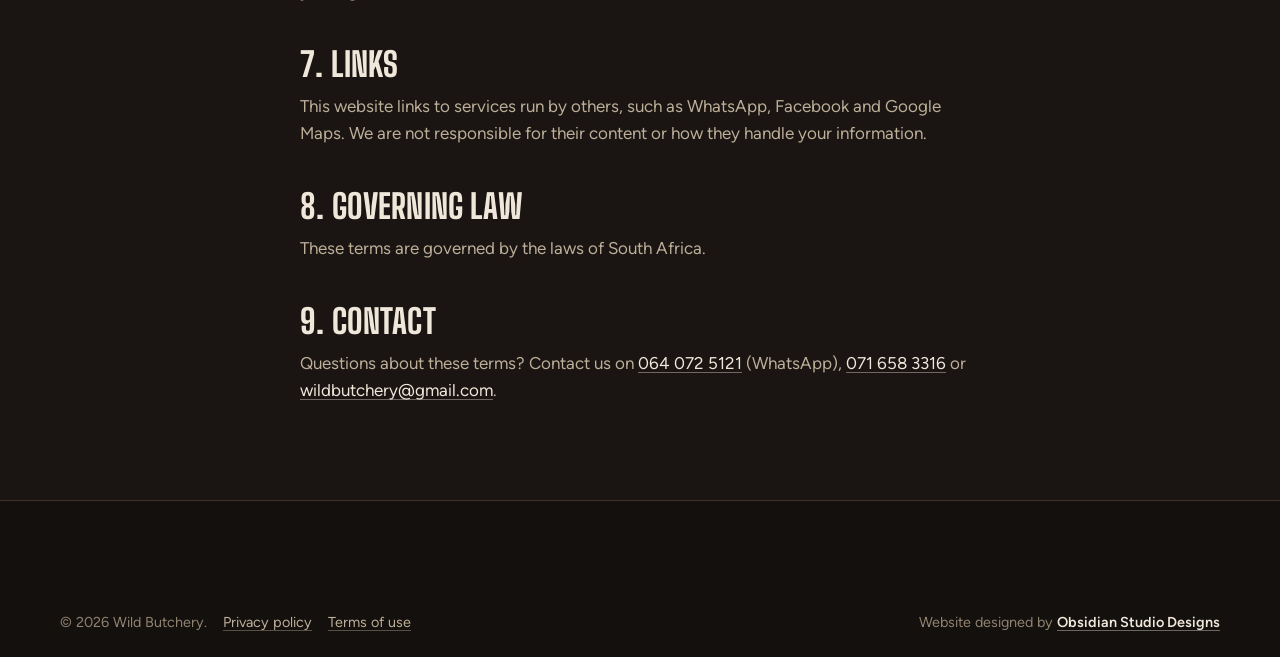
<file: terms.html>
<!DOCTYPE html>
<html lang="en-ZA" class="no-js">
<head>
<meta charset="utf-8">
<meta name="viewport" content="width=device-width, initial-scale=1, viewport-fit=cover">
<title>Terms of use | Wild Butchery</title>
<meta name="description" content="Terms for using the Wild Butchery website and placing orders at the Bush Centre, Marloth Park.">
<meta name="robots" content="index, follow">
<link rel="canonical" href="https://obsidianstudiodesigns.github.io/Wild-Butchery/terms.html">
<meta name="color-scheme" content="dark">
<meta name="theme-color" content="#1a1512">
<meta property="og:type" content="website">
<meta property="og:site_name" content="Wild Butchery">
<meta property="og:title" content="Terms of use | Wild Butchery">
<meta property="og:description" content="Terms for using the Wild Butchery website and placing orders at the Bush Centre, Marloth Park.">
<meta property="og:image" content="https://obsidianstudiodesigns.github.io/Wild-Butchery/assets/img/og-share.jpg">
<meta property="og:image:width" content="1200">
<meta property="og:image:height" content="630">
<link rel="icon" href="favicon.ico" sizes="any">
<link rel="icon" type="image/png" sizes="32x32" href="favicon-32.png">
<link rel="apple-touch-icon" href="apple-touch-icon.png">
<link rel="manifest" href="site.webmanifest">

<link rel="stylesheet" href="assets/css/style.css?v=1">
<script>document.documentElement.classList.replace('no-js','js')</script>
</head>
<body>
<a class="skip" href="#main">Skip to content</a>
<header class="site-header">
  <div class="wrap bar">
    <a class="brand" href="./" aria-label="Wild Butchery, home">
      <img src="assets/img/tree-64.png" srcset="assets/img/tree-64.png 1x, assets/img/tree-128.png 2x" alt="" width="44" height="31">
      <span class="brand__name">Wild Butchery</span>
    </a>
    <nav class="nav" id="nav" aria-label="Main">
      <a href="./#counter">The counter</a>
      <a href="./#planner">Braai planner</a>
      <a href="./#questions">Questions</a>
      <a href="./#visit">Visit</a>
      <a class="btn btn--ember nav__cta" href="https://wa.me/27640725121?text=Hi%20Wild%20Butchery%2C%20" target="_blank" rel="noopener"><svg class="icon" aria-hidden="true"><use href="assets/icons.svg#i-whatsapp-logo"></use></svg>WhatsApp an order</a>
    </nav>
    <button class="menu-btn" type="button" aria-label="Open menu" aria-expanded="false" aria-controls="nav">
      <svg class="icon i-menu" aria-hidden="true"><use href="assets/icons.svg#i-list"></use></svg>
      <svg class="icon i-close" aria-hidden="true"><use href="assets/icons.svg#i-x"></use></svg>
    </button>
  </div>
</header>
<main id="main">
<div class="legal-head"><div class="wrap"><h1>Terms of use</h1><p>Last updated November 2026.</p></div></div>
<div class="wrap legal">
<p>These terms apply to your use of this website and to orders placed with Wild Butchery ("we", "us"). By using the website you accept them.</p>

<h2>1. Products and prices</h2>
<ul>
<li>The products on this website are examples of what we usually stock. What is in the display changes with supply and the season.</li>
<li>Prices are not listed on this website. Prices and specials are confirmed in the shop, on WhatsApp or on our Facebook page.</li>
<li>Specials run for the dates stated, while stocks last.</li>
<li>Meat is sold by weight, so the final weight and price of an order can differ a little from what was asked for.</li>
</ul>

<h2>2. Orders</h2>
<ul>
<li>An order sent on WhatsApp or by phone is a request until we confirm it.</li>
<li>Please collect confirmed orders on the agreed day. If your plans change, let us know as early as you can.</li>
<li>Fresh meat must be kept cold. Once an order has been collected, storage and cooking are your responsibility.</li>
</ul>

<h2>3. The braai planner</h2>
<p>The braai planner gives a rough guide only, based on average portions. Appetites differ, so please use your own judgement and ask us at the counter if you are unsure.</p>

<h2>4. Photographs</h2>
<p>Photographs on this website are illustrative and do not show specific products from our counter.</p>

<h2>5. Use of this website</h2>
<p>You may use this website for personal, non-commercial purposes. Do not copy its content or images for commercial use without our written permission.</p>

<h2>6. Liability</h2>
<p>We take care to keep the information on this website correct, but it may contain errors or be out of date, for example trading hours over holidays. To the extent the law allows, we are not liable for loss arising from reliance on the website. Nothing in these terms limits your rights under the Consumer Protection Act, 2008.</p>

<h2>7. Links</h2>
<p>This website links to services run by others, such as WhatsApp, Facebook and Google Maps. We are not responsible for their content or how they handle your information.</p>

<h2>8. Governing law</h2>
<p>These terms are governed by the laws of South Africa.</p>

<h2>9. Contact</h2>
<p>Questions about these terms? Contact us on <a href="https://wa.me/27640725121" target="_blank" rel="noopener">064 072 5121</a> (WhatsApp), <a href="tel:+27716583316">071 658 3316</a> or <a href="mailto:wildbutchery@gmail.com">wildbutchery@gmail.com</a>.</p>
</div>
</main>
<footer class="footer">
  <div class="wrap footer__bottom" style="border-top:0">
    <span>&copy; <span id="yr">2026</span> Wild Butchery. <a href="privacy.html">Privacy policy</a> <a href="terms.html">Terms of use</a></span>
    <span class="credit">Website designed by <a href="https://obsidianstudiodesigns.co.za/" target="_blank" rel="noopener">Obsidian Studio Designs</a></span>
  </div>
</footer>
<a class="fab" href="https://wa.me/27640725121?text=Hi%20Wild%20Butchery%2C%20" target="_blank" rel="noopener" aria-label="WhatsApp Wild Butchery"><svg class="icon" aria-hidden="true"><use href="assets/icons.svg#i-whatsapp-logo"></use></svg></a>
<script src="assets/js/main.js?v=1" defer></script>
</body>
</html>
</file>
<file: assets/css/style.css>
/* Wild Butchery
   Dusk-in-the-bushveld palette: ironwood brown, bone, dry grass, one ember accent.
   Radius rule: buttons and chips are pills, photos and panels are 14px. */

@font-face {
  font-family: "Big Shoulders";
  src: url("../fonts/bigshoulders.woff2") format("woff2");
  font-weight: 100 900;
  font-display: swap;
}
@font-face {
  font-family: "Figtree";
  src: url("../fonts/figtree.woff2") format("woff2");
  font-weight: 300 900;
  font-style: normal;
  font-display: swap;
}
@font-face {
  font-family: "Figtree";
  src: url("../fonts/figtree-italic.woff2") format("woff2");
  font-weight: 300 900;
  font-style: italic;
  font-display: swap;
}

:root {
  --ironwood: #1a1512;
  --bark: #231c17;
  --bark-2: #2d241d;
  --line: #3d3128;
  --bone: #efe7da;
  --grass: #bcae98;
  --grass-dim: #8f8270;
  --ember: #e8743a;
  --ember-hot: #f28a4f;
  --ember-ink: #1f120a;

  --display: "Big Shoulders", "Arial Narrow", Impact, sans-serif;
  --body: "Figtree", system-ui, -apple-system, "Segoe UI", sans-serif;

  --r: 14px;
  --wrap: 1240px;
  --gutter: clamp(16px, 4vw, 40px);
  --ease: cubic-bezier(.16, 1, .3, 1);
  --header-h: 72px;
}

*, *::before, *::after { box-sizing: border-box; }
html { -webkit-text-size-adjust: 100%; scroll-behavior: smooth; scroll-padding-top: calc(var(--header-h) + 12px); }
@media (prefers-reduced-motion: reduce) { html { scroll-behavior: auto; } }
body {
  margin: 0;
  background: var(--ironwood);
  color: var(--bone);
  font: 400 1.0625rem/1.6 var(--body);
  -webkit-font-smoothing: antialiased;
  text-rendering: optimizeLegibility;
  overflow-x: hidden;
}
img { display: block; max-width: 100%; height: auto; }
a { color: inherit; text-decoration-color: color-mix(in srgb, currentColor 40%, transparent); text-underline-offset: .2em; }
a:hover { color: var(--ember-hot); }
:focus-visible { outline: 2px solid var(--ember); outline-offset: 3px; border-radius: 4px; }
h1, h2, h3 { margin: 0; font-family: var(--display); font-weight: 800; line-height: .95; letter-spacing: .005em; text-transform: uppercase; text-wrap: balance; }
h2 { font-size: clamp(2.6rem, 6vw, 4.6rem); }
h3 { font-size: clamp(1.5rem, 2.4vw, 2rem); line-height: 1; }
p { margin: 0; }

.wrap { width: 100%; max-width: var(--wrap); margin-inline: auto; padding-inline: var(--gutter); }
.icon { width: 1.25em; height: 1.25em; flex: none; fill: currentColor; }

.skip { position: absolute; left: 12px; top: -60px; z-index: 100; padding: 10px 16px; border-radius: 999px; background: var(--bone); color: var(--ironwood); font-weight: 700; text-decoration: none; }
.skip:focus { top: 12px; }

/* Buttons */
.btn {
  display: inline-flex; align-items: center; justify-content: center; gap: .55em;
  min-height: 46px; padding: .7em 1.35em;
  border: 1.5px solid transparent; border-radius: 999px;
  font: 700 1rem/1 var(--body); white-space: nowrap; text-decoration: none; cursor: pointer;
  transition: background-color .25s var(--ease), color .25s var(--ease), border-color .25s var(--ease), transform .2s var(--ease);
}
.btn:active { transform: translateY(1px) scale(.98); }
.btn--lg { min-height: 54px; padding: .8em 1.6em; font-size: 1.0625rem; }
.btn--ember { background: var(--ember); color: var(--ember-ink); }
.btn--ember:hover { background: var(--ember-hot); color: var(--ember-ink); }
.btn--ghost { border-color: color-mix(in srgb, var(--bone) 55%, transparent); color: var(--bone); background: rgb(26 21 18 / .35); backdrop-filter: blur(6px); -webkit-backdrop-filter: blur(6px); }
.btn--ghost:hover { border-color: var(--bone); color: var(--bone); background: rgb(26 21 18 / .6); }
.btn--bone { background: var(--bone); color: var(--ironwood); }
.btn--bone:hover { background: #fff8ee; color: var(--ironwood); }

/* Header */
.site-header {
  position: fixed; inset: 0 0 auto; z-index: 40;
  height: var(--header-h);
  transition: background-color .35s var(--ease), border-color .35s var(--ease), backdrop-filter .35s;
  border-bottom: 1px solid transparent;
}
.site-header.is-solid { background: rgb(26 21 18 / .86); backdrop-filter: blur(14px) saturate(140%); -webkit-backdrop-filter: blur(14px) saturate(140%); border-bottom-color: rgb(61 49 40 / .7); }
.bar { height: 100%; display: flex; align-items: center; justify-content: space-between; gap: 24px; }
.brand { display: inline-flex; align-items: center; gap: 12px; text-decoration: none; }
.brand img { width: 44px; height: auto; }
.brand__name { font: 800 1.65rem/1 var(--display); text-transform: uppercase; letter-spacing: .02em; }
.brand:hover { color: var(--bone); }
.nav { display: flex; align-items: center; gap: 30px; }
.nav a:not(.btn) { font-weight: 600; font-size: .98rem; text-decoration: none; color: var(--bone); opacity: .88; }
.nav a:not(.btn):hover { opacity: 1; color: var(--ember-hot); }
.nav__cta { min-height: 42px; padding: .6em 1.15em; font-size: .95rem; }
.menu-btn { display: none; }

@media (max-width: 980px) {
  .menu-btn {
    display: inline-grid; place-items: center; width: 46px; height: 46px; margin-right: -8px;
    border: 0; border-radius: 999px; background: transparent; color: var(--bone); cursor: pointer;
  }
  .menu-btn .icon { width: 28px; height: 28px; }
  .menu-btn .i-close, .menu-btn[aria-expanded="true"] .i-menu { display: none; }
  .menu-btn[aria-expanded="true"] .i-close { display: block; }
  .nav {
    position: fixed; inset: var(--header-h) 0 auto; flex-direction: column; align-items: stretch; gap: 0;
    padding: 8px var(--gutter) 24px; background: rgb(26 21 18 / .97); border-bottom: 1px solid var(--line);
    backdrop-filter: blur(14px); -webkit-backdrop-filter: blur(14px);
    opacity: 0; visibility: hidden; transform: translateY(-8px);
    transition: opacity .25s var(--ease), transform .3s var(--ease), visibility 0s .3s;
  }
  .nav.is-open { opacity: 1; visibility: visible; transform: none; transition-delay: 0s; }
  .nav a:not(.btn) { padding: 16px 0; font-size: 1.15rem; border-bottom: 1px solid rgb(61 49 40 / .6); }
  .nav__cta { margin-top: 18px; min-height: 52px; font-size: 1.05rem; }
  .site-header.menu-open { background: rgb(26 21 18 / .97); }
}

/* Hero */
.hero {
  position: relative; isolation: isolate;
  min-height: 100vh; min-height: 100dvh;
  display: flex; align-items: center;
  padding: calc(var(--header-h) + 32px) 0 64px;
  overflow: hidden;
}
.hero__bg, .hero__bg img { position: absolute; inset: 0; width: 100%; height: 100%; }
.hero__bg { z-index: -2; }
.hero__bg img { object-fit: cover; object-position: 62% 50%; }
.hero::before {
  content: ""; position: absolute; inset: 0; z-index: -1; pointer-events: none;
  background:
    linear-gradient(90deg, rgb(20 15 12 / .9) 0%, rgb(20 15 12 / .62) 32%, rgb(20 15 12 / 0) 62%),
    linear-gradient(0deg, var(--ironwood) 0%, rgb(26 21 18 / 0) 22%);
}
.hero__embers { position: absolute; inset: 0; width: 100%; height: 100%; z-index: -1; pointer-events: none; }
.hero__inner { position: relative; }
.hero__title {
  font-size: clamp(4rem, 10.5vw, 9.4rem);
  line-height: .86; font-weight: 900; letter-spacing: -.005em;
  max-width: 9ch;
}
.hero__title .line { display: block; overflow: hidden; padding-bottom: .04em; }
.hero__title .line > span { display: block; }
.hero__lede { margin-top: 26px; max-width: 34ch; font-size: clamp(1.1rem, 1.6vw, 1.3rem); line-height: 1.5; color: var(--bone); }
.hero__actions { display: flex; flex-wrap: wrap; gap: 14px; margin-top: 34px; }

.js .hero__title .line > span { transform: translateY(105%); }
.js .hero__lede, .js .hero__actions { opacity: 0; transform: translateY(14px); }
.js .hero__bg img { transform: scale(1.07); }
.is-loaded .hero__title .line > span { transform: none; transition: transform 1.1s var(--ease); }
.is-loaded .hero__title .line:nth-child(2) > span { transition-delay: .12s; }
.is-loaded .hero__lede { opacity: 1; transform: none; transition: opacity .9s var(--ease) .45s, transform .9s var(--ease) .45s; }
.is-loaded .hero__actions { opacity: 1; transform: none; transition: opacity .9s var(--ease) .6s, transform .9s var(--ease) .6s; }
.is-loaded .hero__bg img { transform: none; transition: transform 2.8s cubic-bezier(.22, 1, .36, 1); }

@media (max-width: 700px) {
  .hero { align-items: flex-start; padding-top: calc(var(--header-h) + 7vh); padding-bottom: 40px; }
  .hero__bg img { object-position: 50% 100%; }
  .hero::before {
    background:
      linear-gradient(180deg, rgb(20 15 12 / .78) 0%, rgb(20 15 12 / .45) 40%, rgb(20 15 12 / 0) 62%),
      linear-gradient(0deg, var(--ironwood) 0%, rgb(26 21 18 / 0) 18%);
  }
  .hero__title { font-size: clamp(3.6rem, 19vw, 5.6rem); }
  .hero__lede { margin-top: 18px; font-size: 1.08rem; max-width: 30ch; }
  .hero__inner { display: flex; flex-direction: column; min-height: calc(100vh - var(--header-h) - 7vh - 40px); min-height: calc(100dvh - var(--header-h) - 7vh - 40px); }
  .hero__actions { margin-top: auto; padding-top: 28px; flex-direction: column; }
  .hero__actions .btn { width: 100%; }
}

/* Intro */
.intro { padding: clamp(72px, 10vw, 140px) 0 clamp(56px, 8vw, 110px); }
.intro__grid { display: grid; grid-template-columns: minmax(0, 7fr) minmax(0, 4fr); gap: clamp(32px, 6vw, 96px); align-items: end; }
.intro__text { font-size: clamp(1.5rem, 2.7vw, 2.25rem); line-height: 1.3; font-weight: 500; letter-spacing: -.012em; text-wrap: pretty; }
.intro__facts { list-style: none; margin: 0; padding: 0; display: grid; gap: 18px; }
.intro__facts li { display: flex; gap: 14px; align-items: flex-start; color: var(--grass); font-size: 1rem; }
.intro__facts .icon { color: var(--ember); margin-top: .15em; }
.intro__facts a { color: var(--bone); font-weight: 600; }
@media (max-width: 860px) { .intro__grid { grid-template-columns: 1fr; } }

/* Counter / bento */
.counter { padding-bottom: clamp(64px, 9vw, 120px); }
.section-head { max-width: 640px; margin-bottom: clamp(32px, 4vw, 52px); }
.section-head p { margin-top: 18px; color: var(--grass); font-size: 1.1rem; max-width: 56ch; }
.bento {
  display: grid; gap: 14px;
  grid-template-columns: repeat(12, minmax(0, 1fr));
  grid-auto-rows: minmax(160px, auto);
}
.tile { position: relative; overflow: hidden; border-radius: var(--r); background: var(--bark); isolation: isolate; min-height: 300px; }
.tile img { position: absolute; inset: 0; width: 100%; height: 100%; object-fit: cover; z-index: -2; transition: transform 1.2s var(--ease); }
.tile:hover img { transform: scale(1.04); }
.tile::after { content: ""; position: absolute; inset: 0; z-index: -1; background: linear-gradient(0deg, rgb(18 13 10 / .9) 0%, rgb(18 13 10 / .45) 34%, rgb(18 13 10 / 0) 62%); }
.tile__text { position: absolute; left: 0; right: 0; bottom: 0; padding: clamp(20px, 2.4vw, 30px); }
.tile__text p { margin-top: 10px; color: var(--bone); opacity: .86; max-width: 40ch; font-size: 1rem; line-height: 1.5; }
.tile--steaks { grid-column: span 4; grid-row: span 2; min-height: 560px; }
.tile--wors { grid-column: span 8; }
.tile--sosaties { grid-column: span 5; }
.tile--crumbed { grid-column: span 3; }
.tile--deli { grid-column: span 7; }
.tile--specials { grid-column: span 5; background: radial-gradient(120% 90% at 85% 0%, #5a2c14 0%, var(--bark-2) 55%, var(--bark) 100%); border: 1px solid var(--line); }
.tile--specials::after { display: none; }
.tile--specials .tile__text { position: relative; height: 100%; display: flex; flex-direction: column; justify-content: flex-end; }
.tile--specials .btn { margin-top: 22px; align-self: flex-start; }
.tile__mark { position: absolute; top: 24px; right: 24px; width: 40px; height: 40px; color: var(--ember); }
@media (max-width: 1060px) {
  .tile--steaks { grid-column: span 5; }
  .tile--wors { grid-column: span 7; }
  .tile--sosaties, .tile--crumbed { grid-column: span 6; }
  .tile--crumbed { grid-column: span 7; }
  .tile--sosaties { grid-column: span 7; }
}
@media (max-width: 760px) {
  .bento { grid-template-columns: 1fr; gap: 12px; }
  .tile, .tile--steaks, .tile--wors, .tile--sosaties, .tile--crumbed, .tile--deli, .tile--specials { grid-column: auto; grid-row: auto; min-height: 0; aspect-ratio: 4 / 3.4; }
  .tile--steaks { aspect-ratio: 4 / 4.6; }
  .tile--specials { aspect-ratio: auto; min-height: 260px; }
}

/* Marquee */
.marquee { overflow: hidden; border-block: 1px solid var(--line); padding: 26px 0; background: var(--bark); }
.marquee__track { display: flex; align-items: center; gap: 36px; width: max-content; animation: marquee 60s linear infinite; }
.marquee span { font: 800 clamp(2.4rem, 5vw, 4rem)/1 var(--display); text-transform: uppercase; color: transparent; -webkit-text-stroke: 1.2px var(--grass-dim); white-space: nowrap; }
.marquee span:nth-of-type(3n+1) { color: var(--bone); -webkit-text-stroke: 0; }
.marquee i { width: 34px; height: 24px; flex: none; background: url("../img/tree-64.png") center / contain no-repeat; opacity: .55; }
@keyframes marquee { to { transform: translateX(-50%); } }
@media (prefers-reduced-motion: reduce) { .marquee__track { animation: none; } }

/* Planner */
.planner { display: grid; grid-template-columns: minmax(0, 1fr) minmax(0, 1fr); min-height: 720px; }
.planner__media { position: relative; overflow: hidden; }
.planner__media img { position: absolute; inset: 0; width: 100%; height: 100%; object-fit: cover; object-position: 30% 50%; }
.planner__media::after { content: ""; position: absolute; inset: 0; background: linear-gradient(90deg, rgb(26 21 18 / 0) 60%, var(--ironwood) 100%); }
.planner__panel { padding: clamp(56px, 7vw, 104px) var(--gutter) clamp(56px, 7vw, 96px) clamp(32px, 5vw, 72px); max-width: 680px; }
.planner__intro { margin-top: 18px; color: var(--grass); font-size: 1.1rem; max-width: 46ch; }
.plan { margin-top: 36px; display: grid; gap: 30px; }
.plan__counts { display: grid; grid-template-columns: repeat(3, minmax(0, 1fr)); gap: 12px; }
.stepper { background: var(--bark); border: 1px solid var(--line); border-radius: var(--r); padding: 14px 14px 12px; }
.stepper__label { display: block; font-size: .92rem; font-weight: 600; color: var(--grass); }
.stepper__ctrl { display: flex; align-items: center; justify-content: space-between; margin-top: 8px; }
.stepper button { width: 38px; height: 38px; display: grid; place-items: center; border-radius: 999px; border: 1px solid var(--line); background: var(--bark-2); color: var(--bone); cursor: pointer; transition: background-color .2s, border-color .2s, transform .15s; }
.stepper button:hover { border-color: var(--ember); }
.stepper button:active { transform: scale(.94); }
.stepper button:disabled { opacity: .35; cursor: not-allowed; }
.stepper button .icon { width: 18px; height: 18px; }
.stepper output { font: 800 2.4rem/1 var(--display); min-width: 2ch; text-align: center; font-variant-numeric: tabular-nums; }

.plan__pick { border: 0; margin: 0; padding: 0; display: flex; flex-wrap: wrap; gap: 10px; }
.plan__pick legend { padding: 0; margin-bottom: 12px; font-weight: 600; color: var(--grass); font-size: .95rem; }
.chip { position: relative; cursor: pointer; }
.chip input { position: absolute; opacity: 0; inset: 0; margin: 0; cursor: pointer; }
.chip span { display: inline-flex; align-items: center; min-height: 42px; padding: .55em 1.05em; border-radius: 999px; border: 1px solid var(--line); background: var(--bark); color: var(--grass); font-weight: 600; font-size: .96rem; transition: all .2s var(--ease); }
.chip input:checked + span { background: var(--bone); border-color: var(--bone); color: var(--ironwood); }
.chip input:focus-visible + span { outline: 2px solid var(--ember); outline-offset: 2px; }
.chip--extra input:checked + span { background: var(--ember); border-color: var(--ember); color: var(--ember-ink); }

.plan__result { border-top: 1px solid var(--line); padding-top: 22px; }
.plan__list { list-style: none; margin: 0; padding: 0; display: grid; grid-template-columns: repeat(2, minmax(0, 1fr)); gap: 12px 28px; }
.plan__list li { display: flex; justify-content: space-between; align-items: baseline; gap: 12px; padding-bottom: 10px; border-bottom: 1px dashed rgb(61 49 40 / .9); }
.plan__list .q { font: 800 1.6rem/1 var(--display); color: var(--ember); font-variant-numeric: tabular-nums; white-space: nowrap; }
.plan__list .q.bump { animation: bump .45s var(--ease); }
@keyframes bump { 40% { transform: translateY(-3px); color: var(--ember-hot); } }
.plan__total { margin-top: 16px; color: var(--grass); font-size: .98rem; }
.plan__total strong { color: var(--bone); }
.plan__empty { color: var(--grass); grid-column: 1 / -1; border: 0 !important; }

.plan__send { display: grid; grid-template-columns: minmax(0, 1.3fr) minmax(0, 1fr); gap: 14px; align-items: end; }
.field { display: grid; gap: 8px; }
.field label { font-weight: 600; font-size: .95rem; color: var(--grass); }
.field input {
  width: 100%; min-height: 50px; padding: 12px 16px;
  border: 1px solid var(--line); border-radius: 10px; background: var(--bark); color: var(--bone);
  font: 500 1rem/1.2 var(--body); color-scheme: dark;
}
.field input::placeholder { color: var(--grass-dim); }
.field input:focus { outline: none; border-color: var(--ember); box-shadow: 0 0 0 3px rgb(232 116 58 / .22); }
.plan__btn { grid-column: 1 / -1; width: 100%; margin-top: 6px; }
.plan__note { grid-column: 1 / -1; font-size: .9rem; color: var(--grass-dim); line-height: 1.5; }

@media (max-width: 960px) {
  .planner { grid-template-columns: 1fr; }
  .planner__media { aspect-ratio: 16 / 9; }
  .planner__media::after { background: linear-gradient(180deg, rgb(26 21 18 / 0) 55%, var(--ironwood) 100%); }
  .planner__panel { max-width: none; padding: 40px var(--gutter) 72px; }
}
@media (max-width: 520px) {
  .plan__counts { gap: 8px; }
  .stepper { padding: 12px 10px 10px; }
  .stepper__label { font-size: .84rem; }
  .stepper button { width: 32px; height: 32px; }
  .stepper output { font-size: 2rem; }
  .plan__list { grid-template-columns: 1fr; }
  .plan__send { grid-template-columns: 1fr; }
}

/* FAQ */
.faq { padding: clamp(72px, 10vw, 136px) 0; }
.faq__grid { display: grid; grid-template-columns: minmax(0, 4fr) minmax(0, 7fr); gap: clamp(28px, 6vw, 96px); align-items: start; }
.faq__grid h2 { position: sticky; top: calc(var(--header-h) + 32px); }
.faq__list details { border-bottom: 1px solid var(--line); }
.faq__list details:first-child { border-top: 1px solid var(--line); }
.faq__list summary {
  list-style: none; cursor: pointer; display: flex; justify-content: space-between; align-items: center; gap: 20px;
  padding: 24px 0; font-size: clamp(1.1rem, 1.7vw, 1.3rem); font-weight: 600;
}
.faq__list summary::-webkit-details-marker { display: none; }
.faq__list summary .icon { color: var(--ember); transition: transform .35s var(--ease); }
.faq__list details[open] summary .icon { transform: rotate(45deg); }
.faq__list summary:hover { color: var(--ember-hot); }
.faq__a { padding: 0 0 26px; max-width: 62ch; color: var(--grass); }
.faq__a a { color: var(--bone); }
@media (prefers-reduced-motion: no-preference) {
  .faq__list details[open] .faq__a { animation: reveal .45s var(--ease); }
  @keyframes reveal { from { opacity: 0; transform: translateY(-6px); } }
}
@media (max-width: 860px) {
  .faq__grid { grid-template-columns: 1fr; }
  .faq__grid h2 { position: static; }
}

/* Visit */
.visit { padding-bottom: clamp(72px, 10vw, 136px); }
.visit__grid { display: grid; grid-template-columns: minmax(0, 5fr) minmax(0, 7fr); gap: clamp(32px, 5vw, 72px); align-items: stretch; }
.visit__info { display: flex; flex-direction: column; }
.visit__address { margin-top: 28px; font-style: normal; font-size: 1.3rem; line-height: 1.5; font-weight: 500; }
.visit__contact { list-style: none; padding: 0; margin: 30px 0 0; display: grid; gap: 16px; }
.visit__contact li { display: grid; grid-template-columns: 24px 92px minmax(0, 1fr); gap: 10px; align-items: baseline; }
.visit__contact .icon { color: var(--ember); align-self: center; }
.visit__contact .k { color: var(--grass-dim); font-weight: 600; font-size: .95rem; }
.visit__contact a { font-weight: 600; overflow-wrap: anywhere; }
.visit__contact li > span:last-child { color: var(--grass); }
.visit__actions { margin-top: 34px; }
.visit__media { display: grid; grid-template-rows: 1fr auto; gap: 14px; }
.visit__media > img { width: 100%; height: 100%; min-height: 280px; object-fit: cover; border-radius: var(--r); }
.visit__map { border-radius: var(--r); overflow: hidden; border: 1px solid var(--line); height: 260px; background: var(--bark); }
.visit__map iframe { display: block; width: 100%; height: 100%; border: 0; filter: grayscale(.35) invert(.9) hue-rotate(180deg) contrast(.9); }
@media (max-width: 900px) {
  .visit__grid { grid-template-columns: 1fr; }
  .visit__media > img { aspect-ratio: 5 / 4; height: auto; min-height: 0; }
}
@media (max-width: 420px) {
  .visit__contact li { grid-template-columns: 24px minmax(0, 1fr); }
  .visit__contact .k { display: none; }
}

/* Footer */
.footer { background: #14100d; border-top: 1px solid var(--line); padding-top: clamp(56px, 7vw, 88px); font-size: .98rem; }
.footer__top { display: grid; grid-template-columns: minmax(0, 2fr) repeat(3, minmax(0, 1fr)); gap: 36px; padding-bottom: 48px; }
.footer__brand img { width: 72px; opacity: .9; }
.footer__name { margin-top: 14px; font: 800 2rem/1 var(--display); text-transform: uppercase; }
.footer__brand p:last-child { margin-top: 10px; color: var(--grass); max-width: 30ch; }
.footer__h { font-weight: 700; margin-bottom: 10px; }
.footer__col p:not(.footer__h) { color: var(--grass); line-height: 1.75; }
.footer__col a { color: var(--grass); }
.footer__col a:hover { color: var(--ember-hot); }
.footer__fb { display: inline-flex; align-items: center; gap: 8px; }
.footer__bottom { display: flex; flex-wrap: wrap; justify-content: space-between; gap: 12px 24px; padding-block: 22px calc(22px + env(safe-area-inset-bottom)); border-top: 1px solid var(--line); color: var(--grass-dim); font-size: .9rem; }
.footer__bottom a { color: var(--grass); margin-left: 12px; }
.footer__bottom .credit a { margin-left: 0; color: var(--bone); font-weight: 600; }
.footer__bottom a:hover { color: var(--ember-hot); }
@media (max-width: 860px) { .footer__top { grid-template-columns: 1fr 1fr; } .footer__brand { grid-column: 1 / -1; } }
@media (max-width: 480px) { .footer__top { grid-template-columns: 1fr; } .footer__bottom { flex-direction: column; } .footer__bottom a:first-of-type { margin-left: 6px; } }

/* Floating WhatsApp (mobile, after the hero) */
.fab {
  position: fixed; right: 16px; bottom: calc(16px + env(safe-area-inset-bottom)); z-index: 30;
  width: 58px; height: 58px; border-radius: 999px; display: grid; place-items: center;
  background: var(--ember); color: var(--ember-ink);
  box-shadow: 0 10px 30px rgb(10 6 4 / .55);
  opacity: 0; visibility: hidden; transform: translateY(16px) scale(.9);
  transition: opacity .3s var(--ease), transform .35s var(--ease), visibility 0s .35s;
}
.fab .icon { width: 30px; height: 30px; }
.fab.is-on { opacity: 1; visibility: visible; transform: none; transition-delay: 0s; }
.fab:hover { color: var(--ember-ink); background: var(--ember-hot); }
@media (min-width: 981px) { .fab { display: none; } }

/* Legal pages */
.legal-head { padding: calc(var(--header-h) + clamp(48px, 7vw, 96px)) 0 clamp(32px, 4vw, 48px); border-bottom: 1px solid var(--line); background: radial-gradient(90% 120% at 90% 0%, #3a2216 0%, var(--ironwood) 60%); }
.legal-head h1 { font-size: clamp(3rem, 8vw, 5.6rem); }
.legal-head p { margin-top: 14px; color: var(--grass); }
.legal { max-width: 760px; padding-block: 48px 96px; }
.legal h2 { font-size: clamp(1.6rem, 3vw, 2.1rem); margin: 44px 0 12px; }
.legal p, .legal li { color: var(--grass); }
.legal p + p { margin-top: 14px; }
.legal ul { padding-left: 1.2em; margin: 12px 0 0; display: grid; gap: 8px; }
.legal a { color: var(--bone); }
.notfound { min-height: 80vh; display: grid; align-content: center; padding-top: var(--header-h); }
.notfound h1 { font-size: clamp(4rem, 14vw, 10rem); }
.notfound p { margin: 18px 0 30px; color: var(--grass); font-size: 1.15rem; max-width: 40ch; }
</file>
